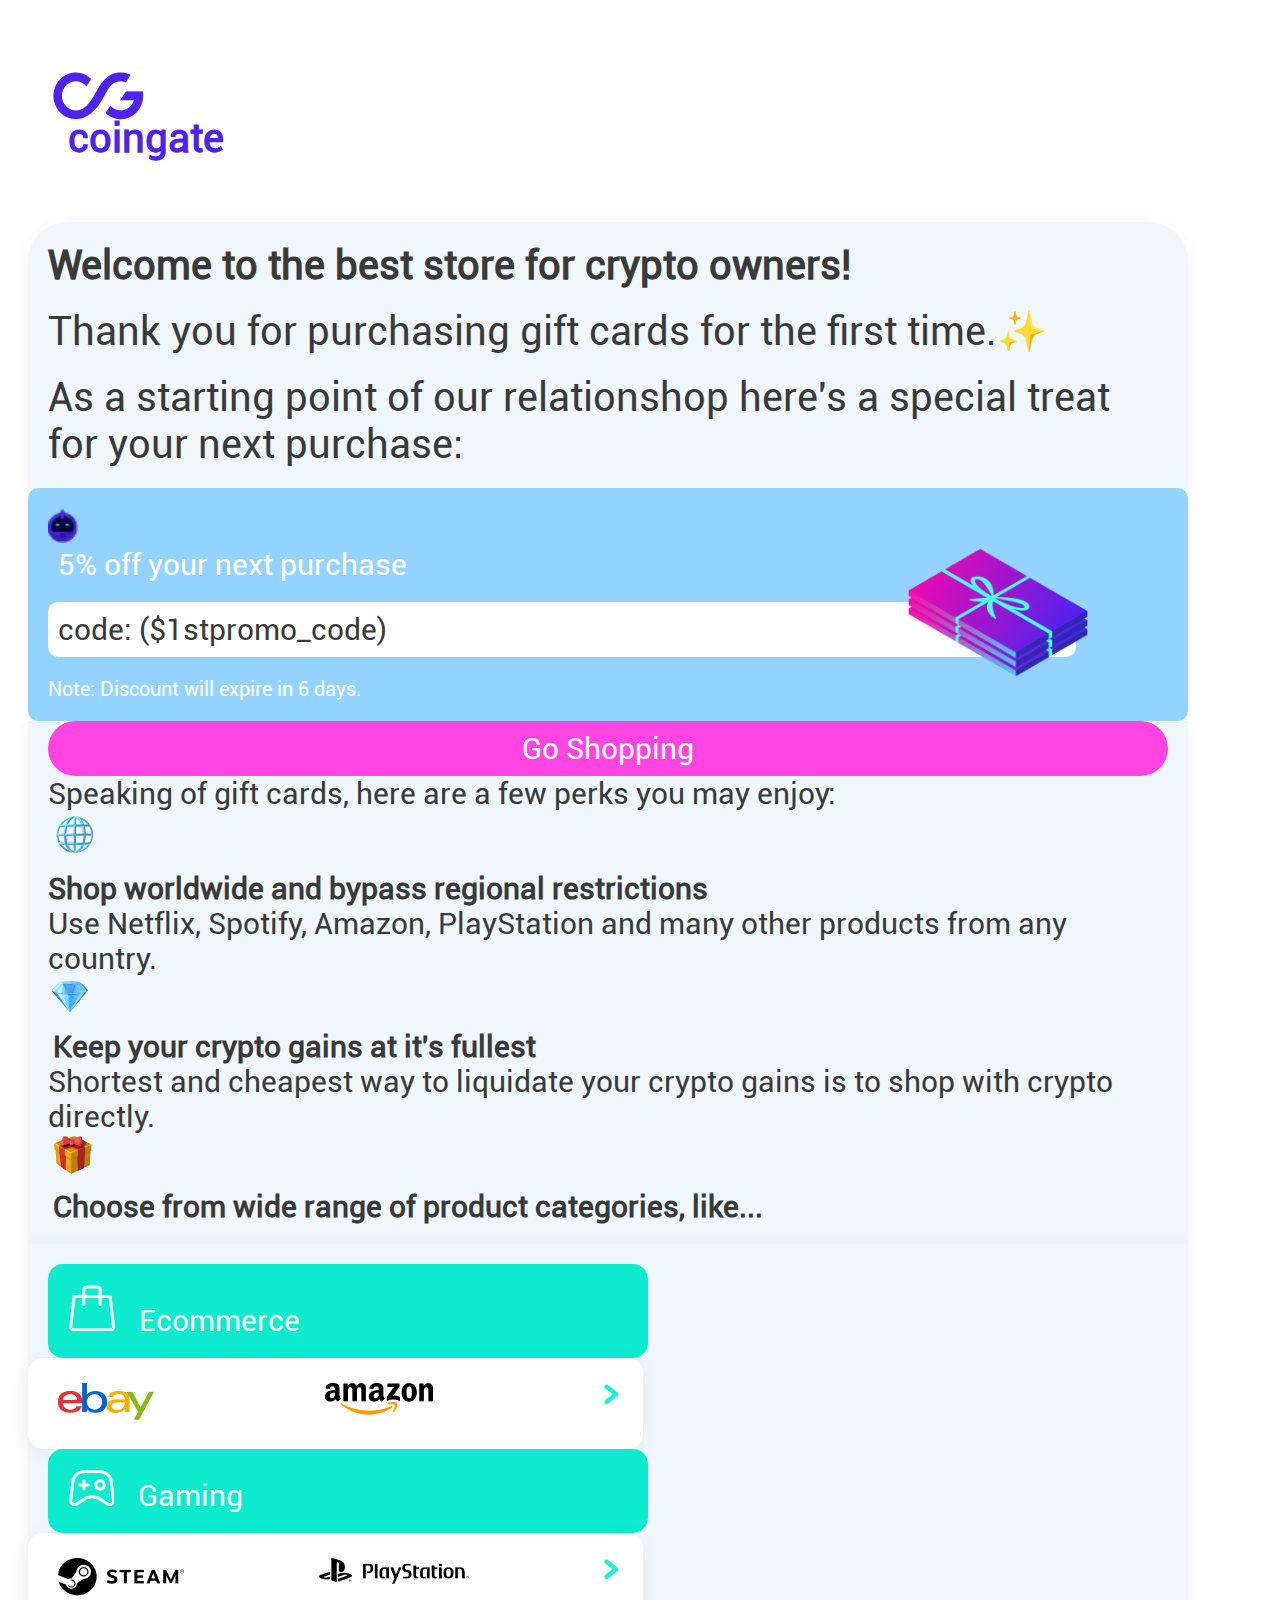
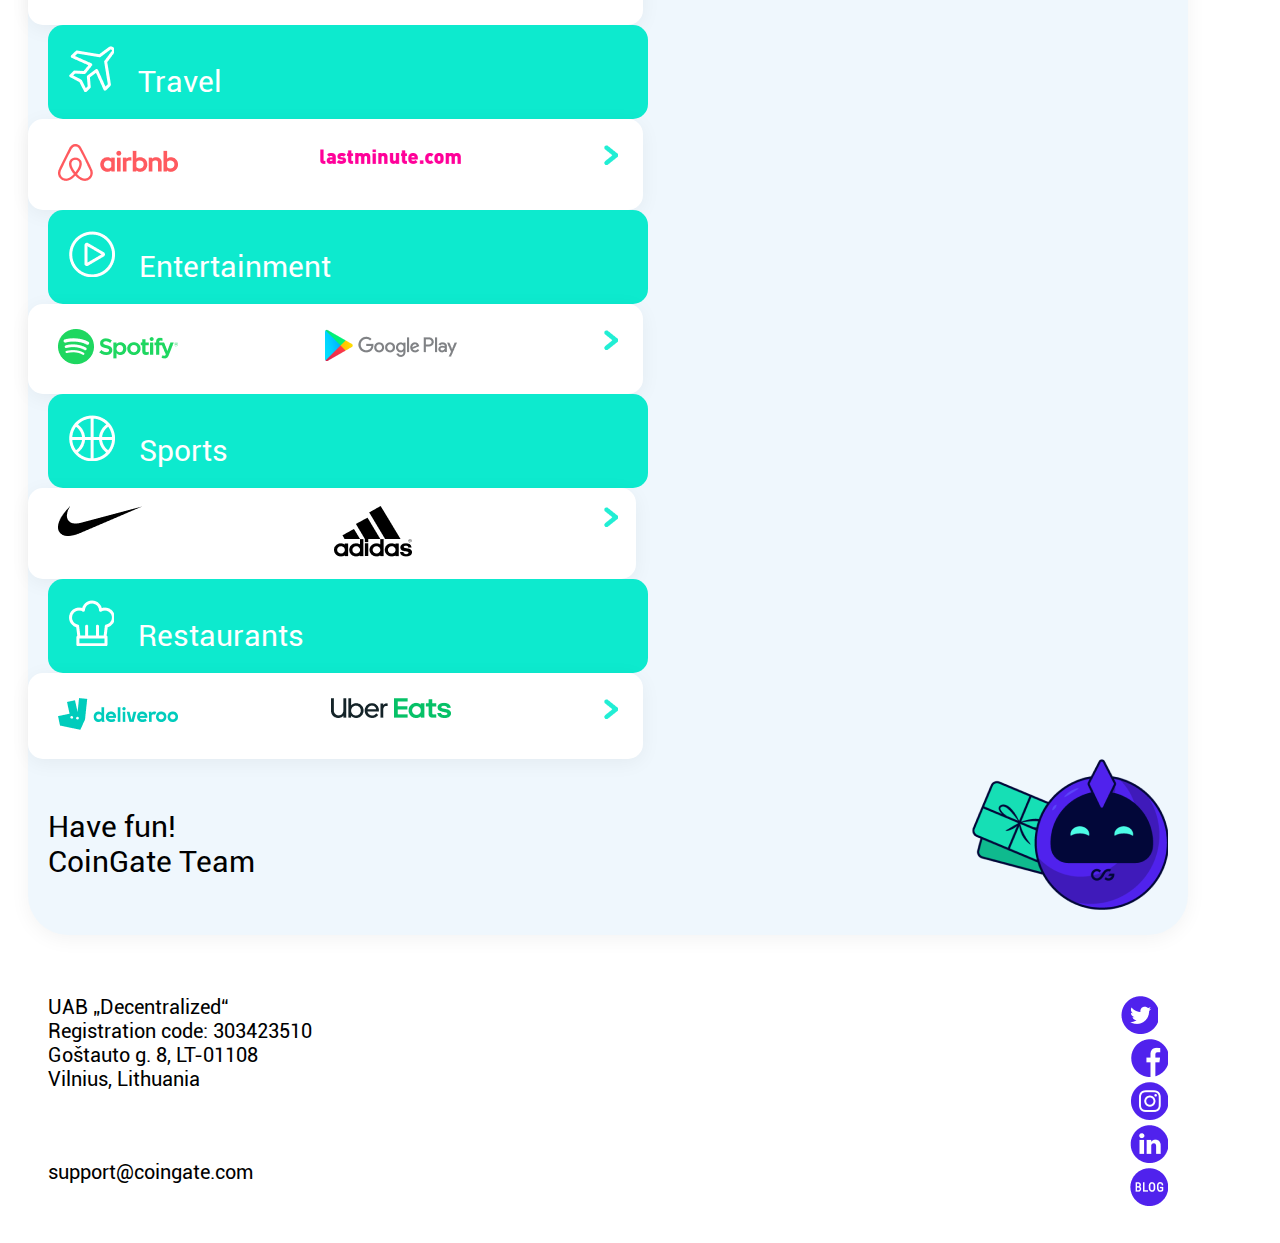
<file: page1/index.html>
<!DOCTYPE html>
<html lang="en">
    <head>
        <meta charset="UTF-8">
        <meta http-equiv="X-UA-Compatible" content="IE=edge">
        <meta name="viewport" content="width=device-width, initial-scale=1.0">
        <title>Coingate</title>

        
        <link href="https://cdn.jsdelivr.net/npm/bootstrap@5.1.3/dist/css/bootstrap.min.css" rel="stylesheet" integrity="
        sha384-1BmE4kWBq78iYhFldvKuhfTAU6auU8tT94WrHftjDbrCEXSU1oBoqyl2QvZ6jIW3" crossorigin="anonymous">
        <link rel="stylesheet" href="./assets/css/style.css">
        <link rel="stylesheet" href="./assets/css/screen.css">
        <link rel="stylesheet" href="./assets/css/common.css">
    </head>
    <body>

        <!-- Page-1-Header -->
        <div class="container header-margin">
            <div class="main-padder">
                <div class="section-padder">
                    <div class="d-flex flex-row text-align-center justify-content-center">
                        <div>
                            <img src="./assets/images/coingate-logo.png" alt="coingate-logo" class="coingate-logo img-fluid">
                        </div>
                        <div class="coingate">
                            <b>coingate</b>
                        </div>
                    </div>
                </div>
            </div>
        </div>

        <!-- Page-1-Section-1-Content -->
        <div class="container p1s1">
            <div class="main-padder">
                <div class="section-padder s1bg-color">
                    <div class="to-the-1 mt-3 ff-Roboto-Regular">
                        <b>Welcome to the best store for crypto owners!</b>
                    </div>
                    <br/>
                    <div class="to-the">
                        Thank you for purchasing gift cards for the first time.✨
                    </div>
                    <br/>
                    <div class="to-the">
                        As a starting point of our relationshop here's a special treat for your next purchase:
                    </div>
                </div>
            </div>
        </div>

        <!-- Page-1-Section-2-Content -->
        <div class="container mg-top positive">
            <div class="main-padder">
                <div class="section-padder s2bg-color">
                    <div class="d-flex flex-row align-items-center">
                        <div class="">
                            <img src="./assets/images/lambo_10.png" alt="lambo-pic" class="small-lambo">
                        </div>
                        <div class="five-percent">
                            5% off your next purchase
                        </div>
                    </div>
                    <div class="first-promo">
                        code: ($1stpromo_code)
                    </div>
                    <div class="posilute">
                        <img src="./assets/images/giftcards01@3x.png" alt="gift-card" class="gift-card">
                    </div>
                    <div class="will-expire">
                        Note: Discount will expire in 6 days.
                    </div>
                </div>
            </div>
        </div>

        <!-- Page-1-Section-3-Content -->
        <div class="container mg-top">
            <div class="main-padder">
                <div class="section-padder s3bg-color">
                    <div class="go-shop center-t mt-3">
                        Go Shopping
                    </div>
                    <div class="speak-of mt-4">
                        Speaking of gift cards, here are a few perks you may enjoy:
                    </div>
                    <div class="d-flex flex-row align-items-center mt-3">
                        <div class="">
                            <img src="./assets/images/globe.png" alt="globe-logo" class="three-logo">
                        </div>
                        <div class="shop-world">
                            <b>Shop worldwide and bypass regional restrictions</b>
                        </div>
                    </div>
                    <div class="use-net">
                        Use Netflix, Spotify, Amazon, PlayStation and many other products from any country.
                    </div>
                    <div class="d-flex flex-row align-items-center mt-3">
                        <div class="">
                            <img src="./assets/images/diamond.png" alt="diamond" class="three-logo">
                        </div>
                        <div class="shop-world-2">
                            <b>Keep your crypto gains at it's fullest</b>
                        </div>
                    </div>
                    <div class="use-net">
                        Shortest and cheapest way to liquidate your crypto gains is to shop with crypto directly.
                    </div>
                    <div class="d-flex flex-row align-items-center mt-3">
                        <div class="">
                            <img src="./assets/images/gift.png" alt="gift" class="three-logo">
                        </div>
                        <div class="shop-world-2">
                            <b>Choose from wide range of product categories, like...</b>
                        </div>
                    </div>
                </div>
            </div>
        </div>
        <div class="container six-container">
            <div class="main-padder">
                <div class="section-padder s3bg-color-v2">
                    <!-- first-rectangle -->
                    <div class="d-flex flex-row align-items-center mt-5">
                        <div class="first-box align-items-center d-flex width-50-percent">
                            <img src="./assets/images/ecommerce@3x.png" alt="bag-logo" class="first-box-logo">
                            <span class="ecom">
                                Ecommerce
                            </span>
                        </div>
                        <div class="d-flex flex-row align-items-center second-box padding-left-30">
                            <div claas="width-50-percent">
                                <img src="./assets/images/Frame-3289@3x.png" alt="ebay" class="ebay">
                            </div>
                            <div class="padding-left-30">
                                <img src="./assets/images/Amazon_logo 1@3x.png" alt="amazon" class="ebay">
                            </div>
                            <div class="padding-left-30">
                                <img src="./assets/images/Vector1@3x.png" alt="vector" class="ebay">
                            </div>
                        </div>
                    </div>
                    
                    <!-- second-rectangle -->
                    <div class="d-flex flex-row align-items-center mt-5">
                        <div class="first-box align-items-center d-flex width-50-percent">
                            <img src="./assets/images/game@3x.png" alt="game-logo" class="first-box-logo">
                            <span class="ecom">
                                Gaming
                            </span>
                        </div>
                        <div class="d-flex flex-row align-items-center second-box padding-left-30">
                            <div claas="width-50-percent">
                                <img src="./assets/images/Frame@3x.png" alt="steam" class="ebay">
                            </div>
                            <div class="padding-left-30">
                                <img src="./assets/images/g10@3x.png" alt="playstation" class="ebay">
                            </div>
                            <div class="padding-left-30">
                                <img src="./assets/images/Vector1@3x.png" alt="vector" class="ebay">
                            </div>
                        </div>
                    </div>

                    <!-- third-rectangle -->
                    <div class="d-flex flex-row align-items-center mt-5">
                        <div class="first-box align-items-center d-flex width-50-percent">
                            <img src="./assets/images/travel@3x.png" alt="plane" class="first-box-logo">
                            <span class="ecom">
                                Travel
                            </span>
                        </div>
                        <div class="d-flex flex-row align-items-center second-box padding-left-30">
                            <div claas="width-50-percent">
                                <img src="./assets/images/Vector@3x.png" alt="airbnb" class="ebay">
                            </div>
                            <div class="padding-left-30">
                                <img src="./assets/images/Lastminute_logo_375x561@3x.png" alt="lastminute" class="ebay">
                            </div>
                            <div class="padding-left-30">
                                <img src="./assets/images/Vector1@3x.png" alt="vector" class="ebay">
                            </div>
                        </div>
                    </div>

                    <!-- fourth-rectangle -->
                    <div class="d-flex flex-row align-items-center mt-5">
                        <div class="first-box align-items-center d-flex width-50-percent">
                            <img src="./assets/images/entertainment@3x.png" alt="play-button" class="first-box-logo">
                            <span class="ecom">
                                Entertainment
                            </span>
                        </div>
                        <div class="d-flex flex-row align-items-center second-box padding-left-30">
                            <div claas="width-50-percent">
                                <img src="./assets/images/spotify-3x.png" alt="spotify" class="ebay">
                            </div>
                            <div class="padding-left-30">
                                <img src="./assets/images/google-play-4 1@3x.png" alt="google-play" class="ebay">
                            </div>
                            <div class="padding-left-30">
                                <img src="./assets/images/Vector1@3x.png" alt="vector" class="ebay">
                            </div>
                        </div>
                    </div>

                    <!-- fifth-rectangle -->
                    <div class="d-flex flex-row align-items-center mt-5">
                        <div class="first-box align-items-center d-flex width-50-percent">
                            <img src="./assets/images/sports@3x.png" alt="ball" class="first-box-logo">
                            <span class="ecom">
                                Sports
                            </span>
                        </div>
                        <div class="d-flex flex-row align-items-center second-box-sports padding-left-30 ">
                            <div claas="width-50-percent">
                                <img src="./assets/images/Logo_NIKE-1@3x.png" alt="nike-logo" class="ebay">
                            </div>
                            <div class="padding-left-30">
                                <img src="./assets/images/Group@3x.png" alt="nike" class="ebay">
                            </div>
                            <div class="padding-left-30">
                                <img src="./assets/images/Vector1@3x.png" alt="vector" class="ebay">
                            </div>
                        </div>
                    </div>

                    <!-- sixth-rectangle -->
                    <div class="d-flex flex-row align-items-center mt-5">
                        <div class="first-box align-items-center d-flex width-50-percent">
                            <img src="./assets/images/restaurants@3x.png" alt="baking-hut" class="first-box-logo">
                            <span class="ecom">
                                Restaurants
                            </span>
                        </div>
                        <div class="d-flex flex-row align-items-center second-box padding-left-30">
                            <div claas="width-50-percent">
                                <img src="./assets/images/Deliveroo_logo1@3x.png" alt="deliveroo" class="ebay">
                            </div>
                            <div class="padding-left-30">
                                <img src="./assets/images/Uber_Eats_2020_logo1@3x.png" alt="uber-eats" class="ebay">
                            </div>
                            <div class="padding-left-30">
                                <img src="./assets/images/Vector1@3x.png" alt="vector" class="ebay">
                            </div>
                        </div>
                    </div>
                    <div class="d-flex flex-row mt-5 gate-team">
                        <div class="have-fun">
                            <div class="d-flex">
                                Have fun!
                            </div>
                            <div class="d-flex">
                                CoinGate Team
                            </div>
                        </div>
                        <div class="lambo-cards">
                            <img src="./assets/images/lambo_cards101@3x.png" alt="lambo" class="lambo-cards">
                        </div>
                    </div>
                </div>
            </div>
        </div>
        <div class="container sm-six-container">
            <div class="main-padder">
                <div class="section-padder s3bg-color-v2">
                    <div class="d-flex flex-row">
                        <div class="d-flex flex-row first-rectangle">
                            <div>
                                <img src="./assets/images/ecommerce.png" alt="bag" class="img-fluid">
                            </div>
                            <div class="ekomirs">
                                Ecommerce
                            </div>
                        </div>
                        <div class="d-flex flex-row bundle-3">
                            <div>
                                <img src="./assets/images/Frame-3289.png" alt="ebay" class="img-fluid">
                            </div>
                            <div>
                                <img src="./assets/images/Amazon_logo-1.png" alt="amazon" class="img-fluid">
                            </div>
                            <div>
                                <img src="./assets/images/Vector1.png" alt="vector" class="img-fluid">
                            </div>
                        </div>
                    </div>
                    <br/>
                    <!-- 2nd-rectangle -->
                    <div class="d-flex flex-row">
                        <div class="d-flex flex-row first-rectangle">
                            <div>
                                <img src="./assets/images/game.png" alt="games" class="img-fluid">
                            </div>
                            <div class="ekomirs">
                                Gaming
                            </div>
                        </div>
                        <div class="d-flex flex-row bundle-3">
                            <div>
                                <img src="./assets/images/Frame.png" alt="steam" class="img-fluid">
                            </div>
                            <div>
                                <img src="./assets/images/g10.png" alt="playstation" class="img-fluid">
                            </div>
                            <div>
                                <img src="./assets/images/Vector1.png" alt="vector" class="img-fluid">
                            </div>
                        </div>
                    </div>
                    <br/>
                    <!-- 3nd-rectangle -->
                    <div class="d-flex flex-row">
                        <div class="d-flex flex-row first-rectangle">
                            <div>
                                <img src="./assets/images/travel.png" alt="plane" class="img-fluid">
                            </div>
                            <div class="ekomirs">
                                Travel
                            </div>
                        </div>
                        <div class="d-flex flex-row bundle-3">
                            <div>
                                <img src="./assets/images/Vector.png" alt="airbnb" class="img-fluid">
                            </div>
                            <div>
                                <img src="./assets/images/Lastminute_logo_375x56-1.png" alt="last-minute" class="img-fluid">
                            </div>
                            <div>
                                <img src="./assets/images/Vector1.png" alt="vector" class="img-fluid">
                            </div>
                        </div>
                    </div>
                    <br/>
                    <!-- 4nd-rectangle -->
                    <div class="d-flex flex-row">
                        <div class="d-flex flex-row first-rectangle">
                            <div>
                                <img src="./assets/images/entertainment.png" alt="play-button" class="img-fluid">
                            </div>
                            <div class="ekomirs">
                                Entertainment
                            </div>
                        </div>
                        <div class="d-flex flex-row bundle-3">
                            <div>
                                <img src="./assets/images/spotify.png" alt="spotify" class="img-fluid">
                            </div>
                            <div>
                                <img src="./assets/images/google-play-4-1.png" alt="google-play" class="img-fluid">
                            </div>
                            <div>
                                <img src="./assets/images/Vector1.png" alt="vector" class="img-fluid">
                            </div>
                        </div>
                    </div>
                    <br/>
                    <!-- 5nd-rectangle -->
                    <div class="d-flex flex-row">
                        <div class="d-flex flex-row first-rectangle">
                            <div>
                                <img src="./assets/images/sports.png" alt="ball" class="img-fluid">
                            </div>
                            <div class="ekomirs">
                                Sports
                            </div>
                        </div>
                        <div class="d-flex flex-row bundle-3">
                            <div>
                                <img src="./assets/images/Logo_NIKE-1.png" alt="logo-nike" class="img-fluid">
                            </div>
                            <div>
                                <img src="./assets/images/Group.png" alt="adidas-logo" class="img-fluid">
                            </div>
                            <div>
                                <img src="./assets/images/Vector1.png" alt="vector" class="img-fluid">
                            </div>
                        </div>
                    </div>
                    <br/>
                    <!-- 6nd-rectangle -->
                    <div class="d-flex flex-row">
                        <div class="d-flex flex-row first-rectangle">
                            <div>
                                <img src="./assets/images/restaurants.png" alt="restaurant-hut" class="img-fluid">
                            </div>
                            <div class="ekomirs">
                                Restaurants
                            </div>
                        </div>
                        <div class="d-flex flex-row bundle-3">
                            <div>
                                <img src="./assets/images/Deliveroo_logo-1.png" alt="deliveroo" class="img-fluid">
                            </div>
                            <div>
                                <img src="./assets/images/Uber_Eats_2020_logo-1.png" alt="uber-eats" class="img-fluid">
                            </div>
                            <div>
                                <img src="./assets/images/Vector1.png" alt="vector" class="img-fluid">
                            </div>
                        </div>
                    </div>
                    <div class="d-flex flex-row mt-5 gate-team">
                        <div class="have-fun">
                            <div class="d-flex">
                                Have fun!
                            </div>
                            <div class="d-flex">
                                CoinGate Team
                            </div>
                        </div>
                        <div class="lambo-cards">
                            <img src="./assets/images/lambo_cards101@3x.png" alt="lambo-cards" class="lambo-cards">
                        </div>
                    </div>
                </div>
            </div>
        </div>

        <!-- Page-1-Section-4-Content -->
        <div class="container">
            <div class="main-padder">
                <div class="section-padder p1s4-footer">
                    <div class="p1s4-content">
                        <div class="uab">
                            UAB „Decentralized“
                            <br/>
                            Registration code: 	303423510
                            <br/>
                            Goštauto g. 8, LT-01108
                            <br/>
                            Vilnius, Lithuania
                        </div>
                        <div class="d-flex flex-row five-logo">
                            <div>
                                <img src="./assets/images/twitter@3x.png" alt="twitter" class="apps-logo">
                            </div>
                            <div class="app-logo">
                                <img src="./assets/images/facebook@3x.png" alt="facebook" class="apps-logo">
                            </div>
                            <div class="app-logo">
                                <img src="./assets/images/instagram@3x.png" alt="instagram" class="apps-logo">
                            </div>
                            <div class="app-logo">
                                <img src="./assets/images/linkedin@3x.png" alt="linked-in" class="apps-logo">
                            </div>
                            <div class="app-logo">
                                <img src="./assets/images/blog@3x.png" alt="blog" class="apps-logo">
                            </div>
                            
                        </div>
                    </div>
                    <div class="d-flex justify-content-end supp-coin">
                        support@coingate.com
                    </div>
                </div>
            </div>
        </div>


        
        <script src="https://cdn.jsdelivr.net/npm/bootstrap@5.1.3/dist/js/bootstrap.bundle.min.js" integrity="
        sha384-ka7Sk0Gln4gmtz2MlQnikT1wXgYsOg+OMhuP+IlRH9sENBO0LRn5q+8nbTov4+1p" crossorigin="anonymous"></script>
    </body>
</html>
</file>
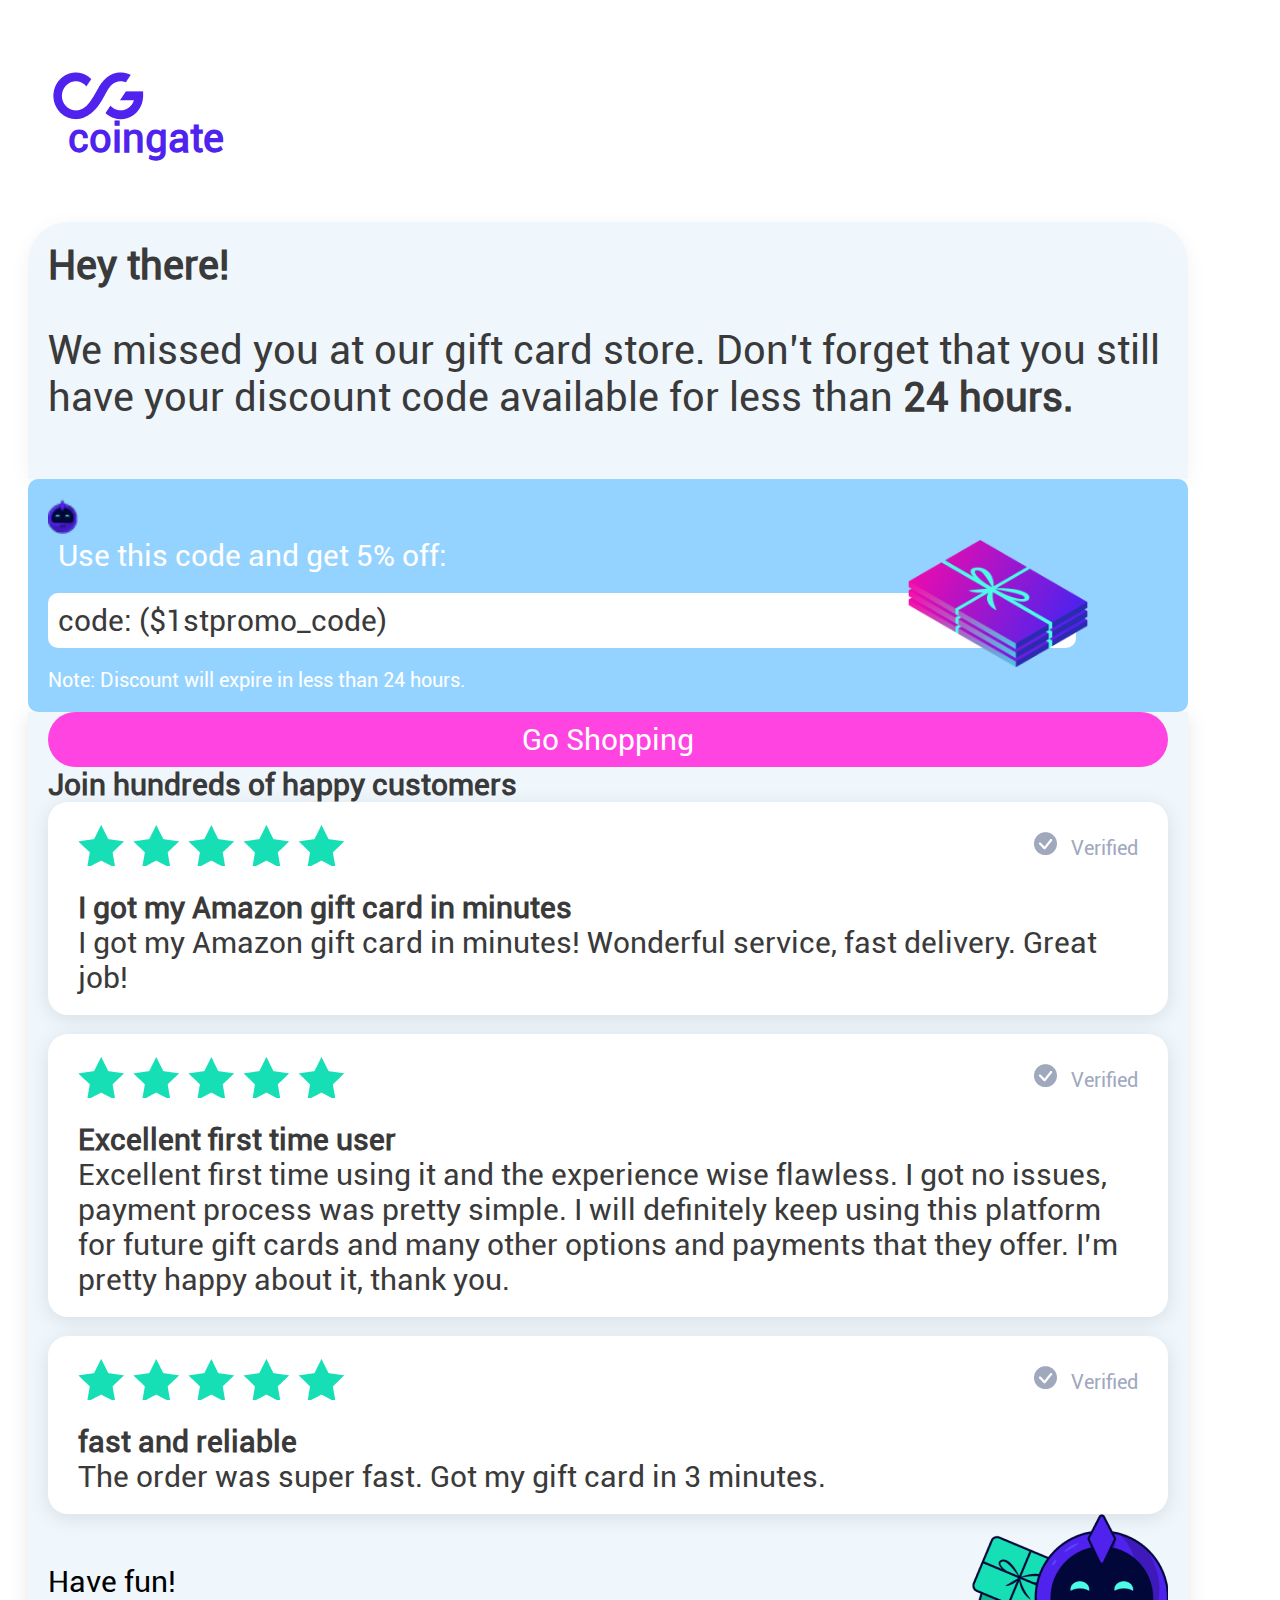
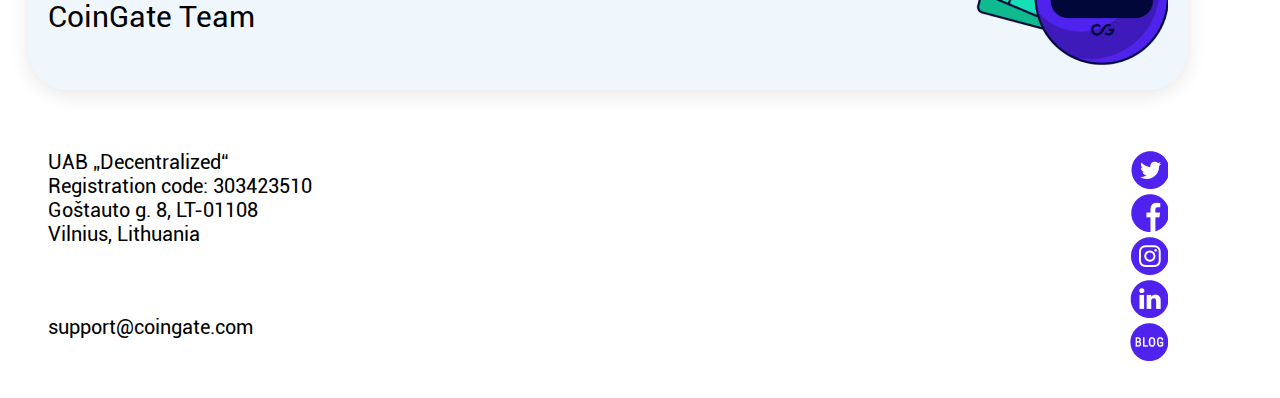
<file: page2/index.html>
<!DOCTYPE html>
<html lang="en">
    <head>
        <meta charset="UTF-8">
        <meta http-equiv="X-UA-Compatible" content="IE=edge">
        <meta name="viewport" content="width=device-width, initial-scale=1.0">
        <title>Coingate</title>

        
        <link href="https://cdn.jsdelivr.net/npm/bootstrap@5.1.3/dist/css/bootstrap.min.css" rel="stylesheet" integrity="
        sha384-1BmE4kWBq78iYhFldvKuhfTAU6auU8tT94WrHftjDbrCEXSU1oBoqyl2QvZ6jIW3" crossorigin="anonymous">
        <link rel="stylesheet" href="./assets/css/style.css">
        <link rel="stylesheet" href="./assets/css/screen.css">
        <link rel="stylesheet" href="./assets/css/common.css">
    </head>
    <body>

        <!-- Page-2-Header -->
        <div class="container header-margin">
            <div class="main-padder">
                <div class="section-padder">
                    <div class="d-flex flex-row text-align-center justify-content-center">
                        <div>
                            <img src="./assets/images/coingate-logo.png" alt="coingate-logo" class="coingate-logo img-fluid">
                        </div>
                        <div class="coingate">
                            <b>coingate</b>
                        </div>
                    </div>
                </div>
            </div>
        </div>

        <!-- Page-2-Section-1-Content -->
        <div class="container p1s1">
            <div class="main-padder">
                <div class="section-padder s1bg-color">
                    <div class="to-the mt-3">
                        <b>Hey there!</b>
                    </div>
                    <br/><br/>
                    <div class="to-the">
                        We missed you at our gift card store. Don’t forget that you still have your discount code available for less than <b>24 hours.</b>
                    </div>
                    <br/><br/>
                </div>
            </div>
        </div>

        <!-- Page-2-Section-2-Content -->
        <div class="container mg-top positive">
            <div class="main-padder">
                <div class="section-padder s2bg-color">
                    <div class="d-flex flex-row align-items-center">
                        <div class="">
                            <img src="./assets/images/lambo_10.png" alt="lambo" class="small-lambo">
                        </div>
                        <div class="five-percent">
                            Use this code and get 5% off:
                        </div>
                    </div>
                    <div class="first-promo">
                        code: ($1stpromo_code)
                    </div>
                    <div class="posilute">
                        <img src="./assets/images/giftcards01@3x.png" alt="gift-card" class="gift-card">
                    </div>
                    <div class="will-expire">
                        Note: Discount will expire in less than 24 hours.
                    </div>
                </div>
            </div>
        </div>

        <!-- Page-2-Section-3-Content -->
        <div class="container mg-top">
            <div class="main-padder">
                <div class="section-padder s3bg-color">
                    <div class="go-shop center-t mt-3">
                        Go Shopping
                    </div>
                    <div class="of-happy mt-5">
                        <b>Join hundreds of happy customers</b>
                    </div>
                    <div class="star-container">
                        <div class="five-star mt-5">
                            <div class="five-stars">
                                <img src="./assets/images/Group-4768@3x.png" alt="five-star" class="img-fluid">
                            </div>
                            <div class="align-items-center d-flex">
                                <img src="./assets/images/Group-4787@3x.png" alt="checked" class="checked img-fluid">
                                <span class="verified">Verified</span>
                            </div>
                        </div>
                        <div class="got-my">
                            <b>I got my Amazon gift card in minutes</b>
                            <br/>
                            I got my Amazon gift card in minutes! Wonderful service, fast delivery. Great job!
                        </div>
                    </div>
                    <br/>
                    <div class="star-container-2">
                        <div class="five-star mt-5">
                            <div class="five-stars">
                                <img src="./assets/images/Group-4768@3x.png" alt="five-star" class="img-fluid">
                            </div>
                            <div class="align-items-center d-flex">
                                <img src="./assets/images/Group-4787@3x.png" alt="checked" class="checked img-fluid">
                                <span class="verified">Verified</span>
                            </div>
                        </div>
                        <div class="got-my">
                            <b>Excellent first time user</b>
                            <br/>
                            Excellent first time using it and the experience wise flawless. I got no issues, payment process was pretty simple. I will definitely keep using this platform for future gift cards and many other options and payments that they offer. I’m pretty happy about it, thank you.
                        </div>
                    </div>
                    <br/>
                    <div class="star-container-2">
                        <div class="five-star mt-5">
                            <div class="five-stars">
                                <img src="./assets/images/Group-4768@3x.png" alt="five-star" class="img-fluid">
                            </div>
                            <div class="align-items-center d-flex">
                                <img src="./assets/images/Group-4787@3x.png" alt="checked" class="checked img-fluid">
                                <span class="verified">Verified</span>
                            </div>
                        </div>
                        <div class="got-my">
                            <b>fast and reliable</b>
                            <br/>
                            The order was super fast. Got my gift card in 3 minutes.
                        </div>
                    </div>
                    <div class="d-flex flex-row mt-5 gate-team">
                        <div class="have-fun">
                            <div class="d-flex">
                                Have fun!
                            </div>
                            <div class="d-flex">
                                CoinGate Team
                            </div>
                        </div>
                        <div class="lambo-cards">
                            <img src="./assets/images/lambo_cards101@3x.png" alt="lambo" class="lambo-cards">
                        </div>
                    </div>
                </div>
            </div>
        </div>


        <div class="container">
            <div class="main-padder">
                <div class="section-padder p1s4-footer">
                    <div class="p1s4-content">
                        <div class="uab">
                            UAB „Decentralized“
                            <br/>
                            Registration code: 	303423510
                            <br/>
                            Goštauto g. 8, LT-01108
                            <br/>
                            Vilnius, Lithuania
                        </div>
                        <div class="d-flex flex-row five-logo">
                            <div>
                                <img src="./assets/images/twitter@3x.png" alt="twitter" class="apps-logo">
                            </div>
                            <div class="app-logo">
                                <img src="./assets/images/facebook@3x.png" alt="facebook" class="apps-logo">
                            </div>
                            <div class="app-logo">
                                <img src="./assets/images/instagram@3x.png" alt="instagram" class="apps-logo">
                            </div>
                            <div class="app-logo">
                                <img src="./assets/images/linkedin@3x.png" alt="linked-in" class="apps-logo">
                            </div>
                            <div class="app-logo">
                                <img src="./assets/images/blog@3x.png" alt="blog" class="apps-logo">
                            </div>
                        </div>
                    </div>
                    <div class="d-flex justify-content-end supp-coin">
                        support@coingate.com
                    </div>
                </div>
            </div>
        </div>




        <script src="https://cdn.jsdelivr.net/npm/bootstrap@5.1.3/dist/js/bootstrap.bundle.min.js" integrity="
        sha384-ka7Sk0Gln4gmtz2MlQnikT1wXgYsOg+OMhuP+IlRH9sENBO0LRn5q+8nbTov4+1p" crossorigin="anonymous"></script>
    </body>
</html>
</file>
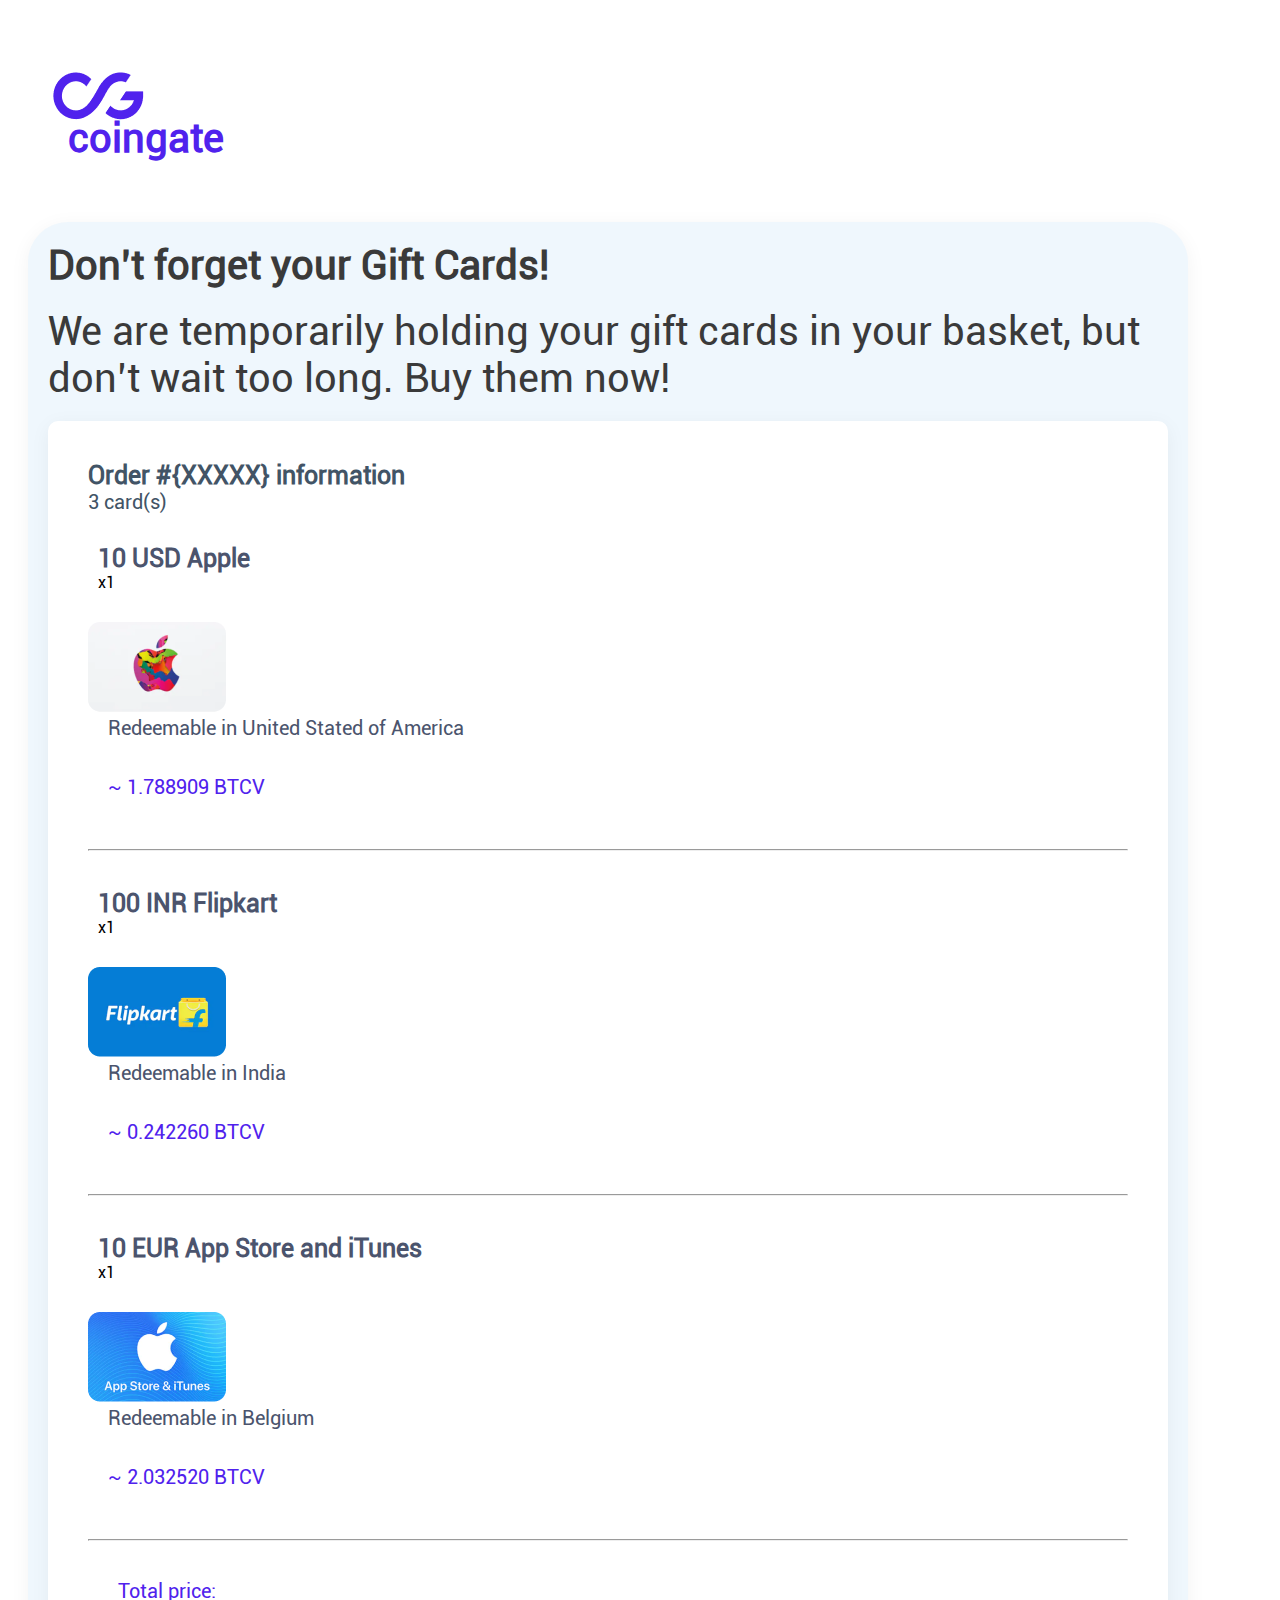
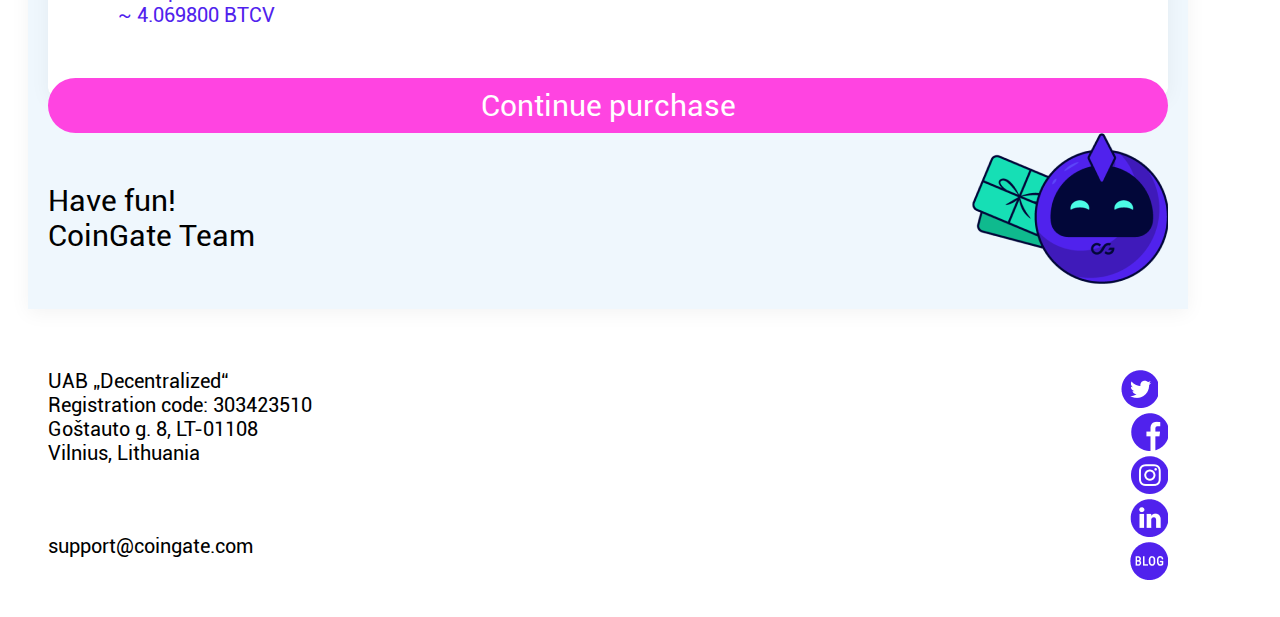
<file: page3/index.html>
<!DOCTYPE html>
<html lang="en">
    <head>
        <meta charset="UTF-8">
        <meta http-equiv="X-UA-Compatible" content="IE=edge">
        <meta name="viewport" content="width=device-width, initial-scale=1.0">
        <title>Coingate</title>

        
        <link href="https://cdn.jsdelivr.net/npm/bootstrap@5.1.3/dist/css/bootstrap.min.css" rel="stylesheet" integrity="
        sha384-1BmE4kWBq78iYhFldvKuhfTAU6auU8tT94WrHftjDbrCEXSU1oBoqyl2QvZ6jIW3" crossorigin="anonymous">
        <link rel="stylesheet" href="./assets/css/style.css">
        <link rel="stylesheet" href="./assets/css/screen.css">
        <link rel="stylesheet" href="./assets/css/common.css">
    </head>
    <body>

        <!-- Page-1-Header -->
        <div class="container header-margin">
            <div class="main-padder">
                <div class="section-padder">
                    <div class="d-flex flex-row text-align-center justify-content-center">
                        <div>
                            <img src="./assets/images/coingate-logo.png" alt="coingate-logo" class="coingate-logo img-fluid">
                        </div>
                        <div class="coingate">
                            <b>coingate</b>
                        </div>
                    </div>
                </div>
            </div>
        </div>

        <!-- Page-1-Section-1-Content -->
        <div class="container p1s1">
            <div class="main-padder">
                <div class="section-padder s1bg-color">
                    <div class="to-the mt-3">
                        <b>Don’t forget your Gift Cards!</b>
                    </div>
                    <br/>
                    <div class="to-the">
                        We are temporarily holding your gift cards in your basket, but don’t wait too long. Buy them now!
                    </div>
                    <br/>
                    <div class="order-container">
                        <div class="order-number">
                            <b>Order #{XXXXX} information</b>
                        </div>
                        <div class="three-cards">
                            3 card(s)
                        </div>
                        <div class="sm-container-order">
                            <div class="order-boxes d-flex flex-row">
                                <div class="usd-apple">
                                    <b>10 USD Apple</b>
                                </div>
                                <div class="times-one">
                                    x1
                                </div>
                            </div>
                            <div class="d-flex flex-row">
                                <div class="rainbow-apple">
                                    <img src="./assets/images/image-3@3x.png" alt="rainbow-apple" class="img-fluid">
                                </div>
                                <div class="sm-rainbow-apple">
                                    <img src="./assets/images/image-3.png" alt="rainbow-apple">
                                </div>
                                <div class="redeem">
                                    <div class="in-united">Redeemable in United Stated of America</div>
                                    <div class="btcv">~ 1.788909 BTCV</div>
                                </div>
                            </div>
                        </div>
                        <hr/>
                        <div class="sm-container-order">
                            <div class="order-boxes d-flex flex-row">
                                <div class="usd-apple">
                                    <b>100 INR Flipkart</b>
                                </div>
                                <div class="times-one">
                                    x1
                                </div>
                            </div>
                            <div class="d-flex flex-row">
                                <div class="rainbow-apple">
                                    <img src="./assets/images/image-4@3x.png" alt="flipkart" class="img-fluid">
                                </div>
                                <div class="sm-rainbow-apple">
                                    <img src="./assets/images/image-4.png" alt="flipkart">
                                </div>
                                <div class="redeem">
                                    <div class="in-united">Redeemable in India</div>
                                    <div class="btcv">~ 0.242260 BTCV</div>
                                </div>
                            </div>
                        </div>
                        <hr/>
                        <div class="sm-container-order">
                            <div class="order-boxes d-flex flex-row">
                                <div class="usd-apple">
                                    <b>10 EUR App Store and iTunes</b>
                                </div>
                                <div class="times-one">
                                    x1
                                </div>
                            </div>
                            <div class="d-flex flex-row">
                                <div class="rainbow-apple">
                                    <img src="./assets/images/image-6@3x.png" alt="rainbow-apple" class="img-fluid">
                                </div>
                                <div class="sm-rainbow-apple">
                                    <img src="./assets/images/image-6.png" alt="rainbow-apple">
                                </div>
                                <div class="redeem">
                                    <div class="in-united">Redeemable in Belgium</div>
                                    <div class="btcv">~ 2.032520 BTCV</div>
                                </div>
                            </div>
                        </div>
                        <hr/>
                        <div class="total-order d-flex flex-row">
                            <div>
                                Total price:
                            </div>
                            <div>
                                ~ 4.069800 BTCV
                            </div>
                        </div>
                    </div>
                    <div class="go-shop-2">
                        <div class="go-shop center-t mt-3">
                            Continue purchase
                        </div>
                    </div>
                    <div class="d-flex flex-row mt-5 gate-team">
                        <div class="have-fun">
                            <div class="d-flex">
                                Have fun!
                            </div>
                            <div class="d-flex">
                                CoinGate Team
                            </div>
                        </div>
                        <div class="lambo-cards">
                            <img src="./assets/images/lambo_cards101@3x.png" alt="lambo" class="lambo-cards">
                        </div>
                    </div>
                </div>
            </div>
        </div>


        <div class="container">
            <div class="main-padder">
                <div class="section-padder p1s4-footer">
                    <div class="p1s4-content">
                        <div class="uab">
                            UAB „Decentralized“
                            <br/>
                            Registration code: 	303423510
                            <br/>
                            Goštauto g. 8, LT-01108
                            <br/>
                            Vilnius, Lithuania
                        </div>
                        <div class="d-flex flex-row five-logo">
                            <div>
                                <img src="./assets/images/twitter@3x.png" alt="twitter" class="apps-logo">
                            </div>
                            <div class="app-logo">
                                <img src="./assets/images/facebook@3x.png" alt="facebook" class="apps-logo">
                            </div>
                            <div class="app-logo">
                                <img src="./assets/images/instagram@3x.png" alt="instagram" class="apps-logo">
                            </div>
                            <div class="app-logo">
                                <img src="./assets/images/linkedin@3x.png" alt="linked-in" class="apps-logo">
                            </div>
                            <div class="app-logo">
                                <img src="./assets/images/blog@3x.png" alt="blog" class="apps-logo">
                            </div>
                        </div>
                    </div>
                    <div class="d-flex justify-content-end supp-coin">
                        support@coingate.com
                    </div>
                </div>
            </div>
        </div>


        <script src="https://cdn.jsdelivr.net/npm/bootstrap@5.1.3/dist/js/bootstrap.bundle.min.js" integrity="
        sha384-ka7Sk0Gln4gmtz2MlQnikT1wXgYsOg+OMhuP+IlRH9sENBO0LRn5q+8nbTov4+1p" crossorigin="anonymous"></script>
    </body>
</html>
</file>
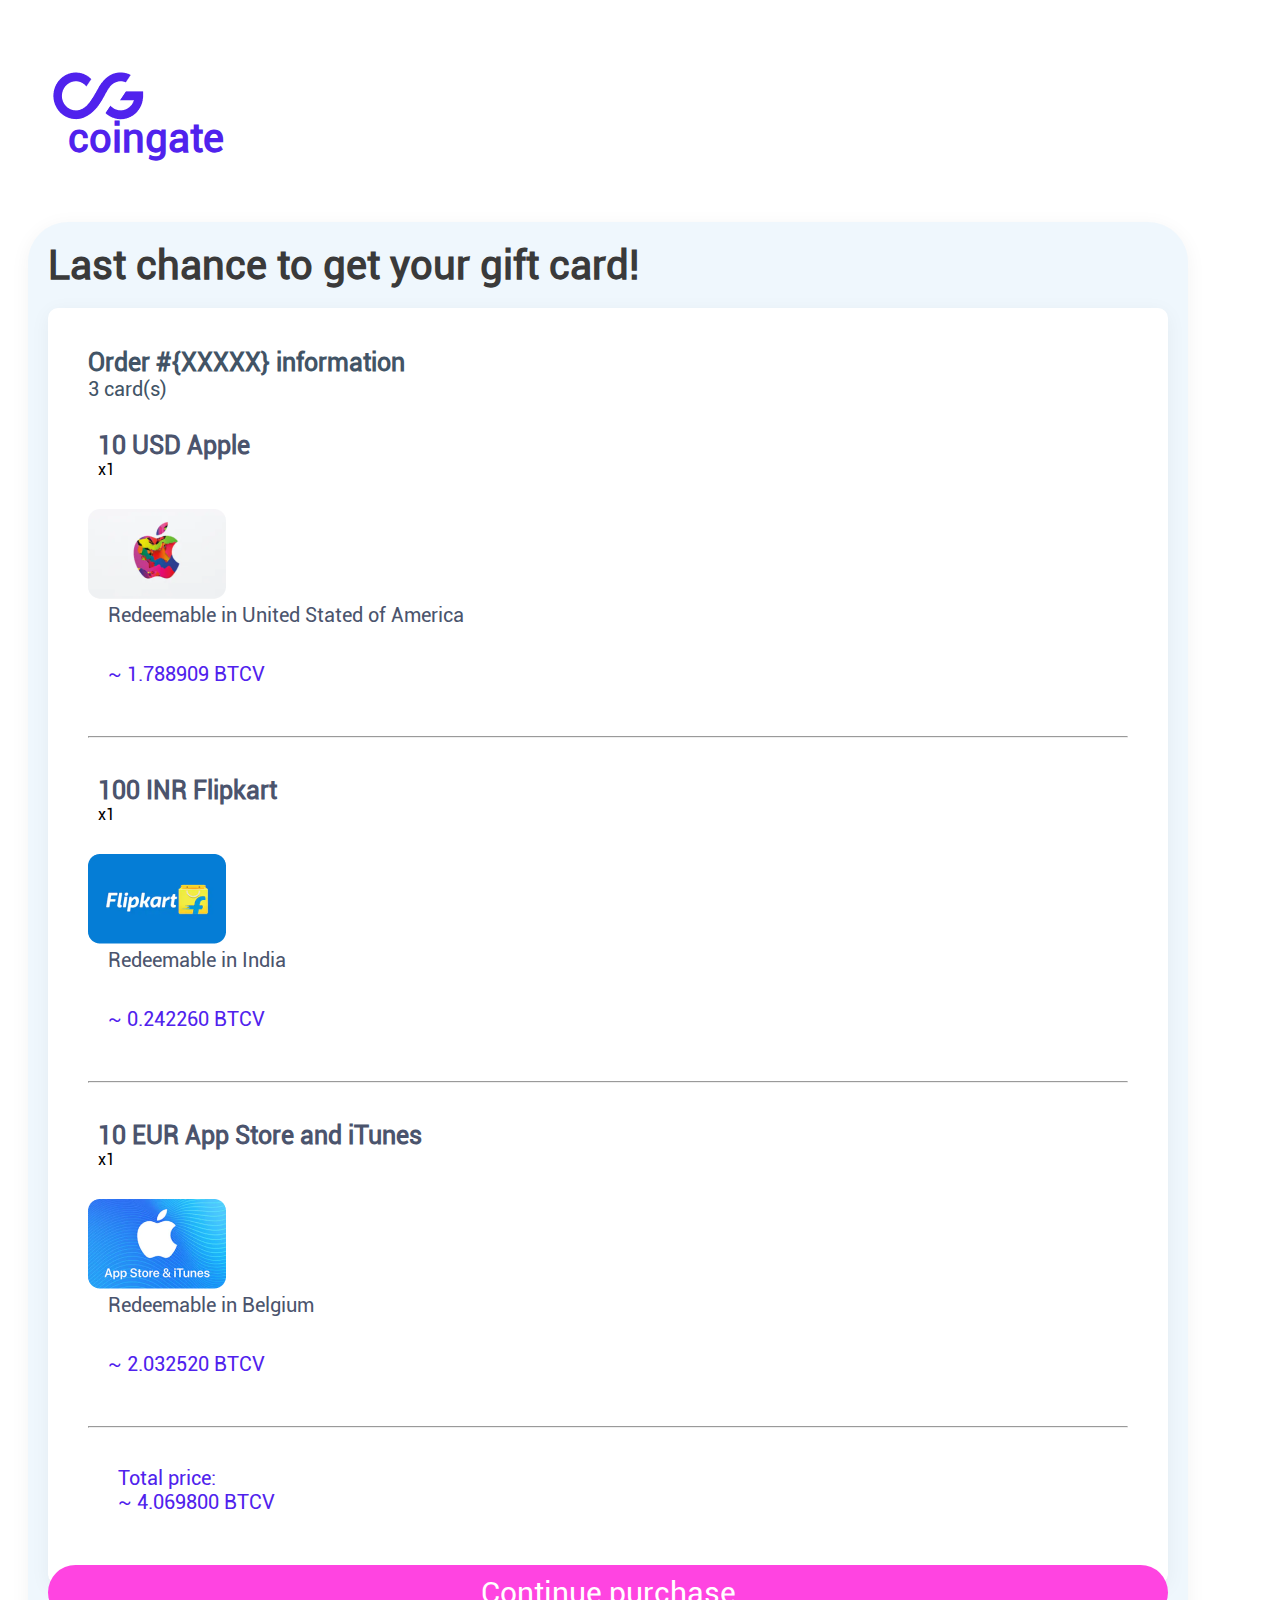
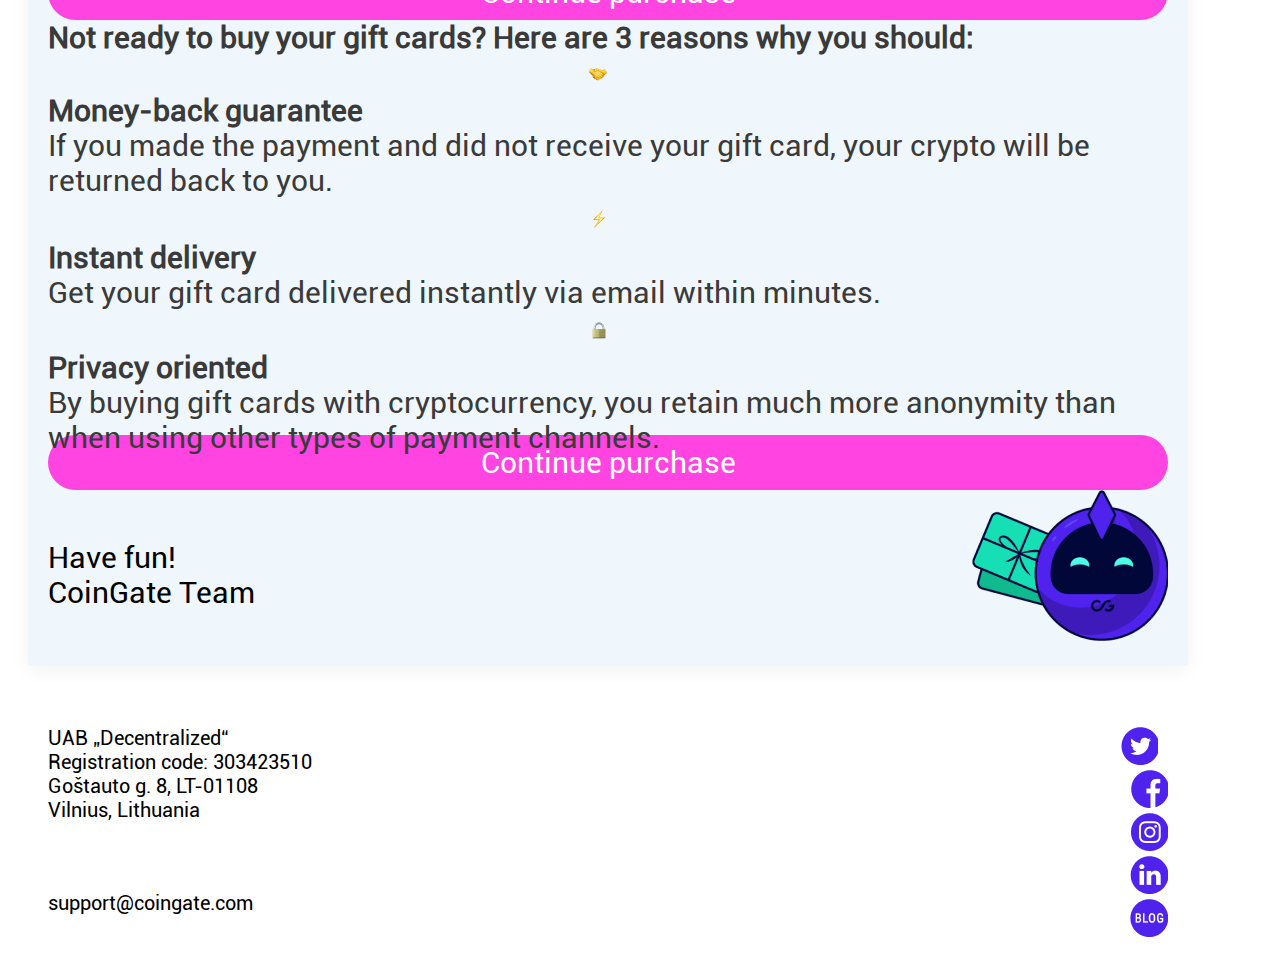
<file: page4/index.html>
<!DOCTYPE html>
<html lang="en">
    <head>
        <meta charset="UTF-8">
        <meta http-equiv="X-UA-Compatible" content="IE=edge">
        <meta name="viewport" content="width=device-width, initial-scale=1.0">
        <title>Coingate</title>

        
        <link href="https://cdn.jsdelivr.net/npm/bootstrap@5.1.3/dist/css/bootstrap.min.css" rel="stylesheet" integrity="
        sha384-1BmE4kWBq78iYhFldvKuhfTAU6auU8tT94WrHftjDbrCEXSU1oBoqyl2QvZ6jIW3" crossorigin="anonymous">
        <link rel="stylesheet" href="./assets/css/style.css">
        <link rel="stylesheet" href="./assets/css/screen.css">
        <link rel="stylesheet" href="./assets/css/common.css">
    </head>
    <body>

        <!-- Page-1-Header -->
        <div class="container header-margin">
            <div class="main-padder">
                <div class="section-padder">
                    <div class="d-flex flex-row text-align-center justify-content-center">
                        <div>
                            <img src="./assets/images/coingate-logo.png" alt="coingate-logo" class="coingate-logo img-fluid">
                        </div>
                        <div class="coingate">
                            <b>coingate</b>
                        </div>
                    </div>
                </div>
            </div>
        </div>

        <!-- Page-1-Section-1-Content -->
        <div class="container p1s1">
            <div class="main-padder">
                <div class="section-padder s1bg-color">
                    <div class="to-the mt-3">
                        <b>
                            Last chance to get your gift card!
                        </b>
                    </div>
                    
                    <!-- <div class="to-the">
                        We are temporarily holding your gift cards in your basket, but don’t wait too long. Buy them now!
                    </div> -->
                    <br/>
                    <div class="order-container">
                        <div class="order-number">
                            <b>Order #{XXXXX} information</b>
                        </div>
                        <div class="three-cards">
                            3 card(s)
                        </div>
                        <div class="sm-container-order">
                            <div class="order-boxes d-flex flex-row">
                                <div class="usd-apple">
                                    <b>10 USD Apple</b>
                                </div>
                                <div class="times-one">
                                    x1
                                </div>
                            </div>
                            <div class="d-flex flex-row">
                                <div class="rainbow-apple">
                                    <img src="./assets/images/image-3@3x.png" alt="rainbow-apple" class="img-fluid">
                                </div>
                                <div class="sm-rainbow-apple">
                                    <img src="./assets/images/image-3.png" alt="rainbow-apple">
                                </div>
                                <div class="redeem">
                                    <div class="in-united">Redeemable in United Stated of America</div>
                                    <div class="btcv">~ 1.788909 BTCV</div>
                                </div>
                            </div>
                        </div>
                        <hr/>
                        <div class="sm-container-order">
                            <div class="order-boxes d-flex flex-row">
                                <div class="usd-apple">
                                    <b>100 INR Flipkart</b>
                                </div>
                                <div class="times-one">
                                    x1
                                </div>
                            </div>
                            <div class="d-flex flex-row">
                                <div class="rainbow-apple">
                                    <img src="./assets/images/image-4@3x.png" alt="flipkart" class="img-fluid">
                                </div>
                                <div class="sm-rainbow-apple">
                                    <img src="./assets/images/image-4.png" alt="flipkart">
                                </div>
                                <div class="redeem">
                                    <div class="in-united">Redeemable in India</div>
                                    <div class="btcv">~ 0.242260 BTCV</div>
                                </div>
                            </div>
                        </div>
                        <hr/>
                        <div class="sm-container-order">
                            <div class="order-boxes d-flex flex-row">
                                <div class="usd-apple">
                                    <b>10 EUR App Store and iTunes</b>
                                </div>
                                <div class="times-one">
                                    x1
                                </div>
                            </div>
                            <div class="d-flex flex-row">
                                <div class="rainbow-apple">
                                    <img src="./assets/images/image-6@3x.png" alt="apple" class="img-fluid">
                                </div>
                                <div class="sm-rainbow-apple">
                                    <img src="./assets/images/image-6.png" alt="apple">
                                </div>
                                <div class="redeem">
                                    <div class="in-united">Redeemable in Belgium</div>
                                    <div class="btcv">~ 2.032520 BTCV</div>
                                </div>
                            </div>
                        </div>
                        <hr/>
                        <div class="total-order d-flex flex-row">
                            <div>
                                Total price:
                            </div>
                            <div>
                                ~ 4.069800 BTCV
                            </div>
                        </div>
                    </div>
                    <div class="go-shop center-t mt-3">
                        Continue purchase
                    </div>
                    <div class="speak-of mt-4">
                        <b>Not ready to buy your gift cards? Here are 3 reasons why you should:</b>
                    </div>
                    <div class="d-flex flex-row align-items-center mt-3">
                        <div class="three-logo">
                            <img src="./assets/images/hand-shake.png" alt="hand-shake" class="three-logo">
                        </div>
                        <div class="shop-world">
                            <b>Money-back guarantee</b>
                        </div>
                    </div>
                    <div class="use-net">
                        If you made the payment and did not receive your gift card, your crypto will be returned back to you.
                    </div>
                    <div class="d-flex flex-row align-items-center mt-3">
                        <div class="three-logo">
                            <img src="./assets/images/thunder.png" alt="thunder" class="three-logo">
                        </div>
                        <div class="shop-world-2">
                            <b>Instant delivery</b>
                        </div>
                    </div>
                    <div class="use-net">
                        Get your gift card delivered instantly via email within minutes.
                    </div>
                    <div class="d-flex flex-row align-items-center mt-3">
                        <div class="three-logo">
                            <img src="./assets/images/padlock.png" alt="padlock" class="three-logo">
                        </div>
                        <div class="shop-world-2">
                            <b>Privacy oriented</b>
                        </div>
                    </div>
                    <div class="use-net">
                        By buying gift cards with cryptocurrency, you retain much more anonymity than when using other types of payment channels.
                    </div>
                    <div class="go-shop-2 mt-5">
                        <div class="go-shop center-t mt-3">
                            Continue purchase
                        </div>
                    </div>
                    <div class="d-flex flex-row mt-5 gate-team">
                        <div class="have-fun">
                            <div class="d-flex">
                                Have fun!
                            </div>
                            <div class="d-flex">
                                CoinGate Team
                            </div>
                        </div>
                        <div class="lambo-cards">
                            <img src="./assets/images/lambo_cards101@3x.png" alt="lambo" class="lambo-cards">
                        </div>
                    </div>
                </div>
            </div>
        </div>


        <div class="container">
            <div class="main-padder">
                <div class="section-padder p1s4-footer">
                    <div class="p1s4-content">
                        <div class="uab">
                            UAB „Decentralized“
                            <br/>
                            Registration code: 	303423510
                            <br/>
                            Goštauto g. 8, LT-01108
                            <br/>
                            Vilnius, Lithuania
                        </div>
                        <div class="d-flex flex-row five-logo">
                            <div>
                                <img src="./assets/images/twitter@3x.png" alt="twitter" class="apps-logo">
                            </div>
                            <div class="app-logo">
                                <img src="./assets/images/facebook@3x.png" alt="facebook" class="apps-logo">
                            </div>
                            <div class="app-logo">
                                <img src="./assets/images/instagram@3x.png" alt="instagram" class="apps-logo">
                            </div>
                            <div class="app-logo">
                                <img src="./assets/images/linkedin@3x.png" alt="linked-in" class="apps-logo">
                            </div>
                            <div class="app-logo">
                                <img src="./assets/images/blog@3x.png" alt="blog" class="apps-logo">
                            </div>
                        </div>
                    </div>
                    <div class="d-flex justify-content-end supp-coin">
                        support@coingate.com
                    </div>
                </div>
            </div>
        </div>


        <script src="https://cdn.jsdelivr.net/npm/bootstrap@5.1.3/dist/js/bootstrap.bundle.min.js" integrity="
        sha384-ka7Sk0Gln4gmtz2MlQnikT1wXgYsOg+OMhuP+IlRH9sENBO0LRn5q+8nbTov4+1p" crossorigin="anonymous"></script>
    </body>
</html>
</file>
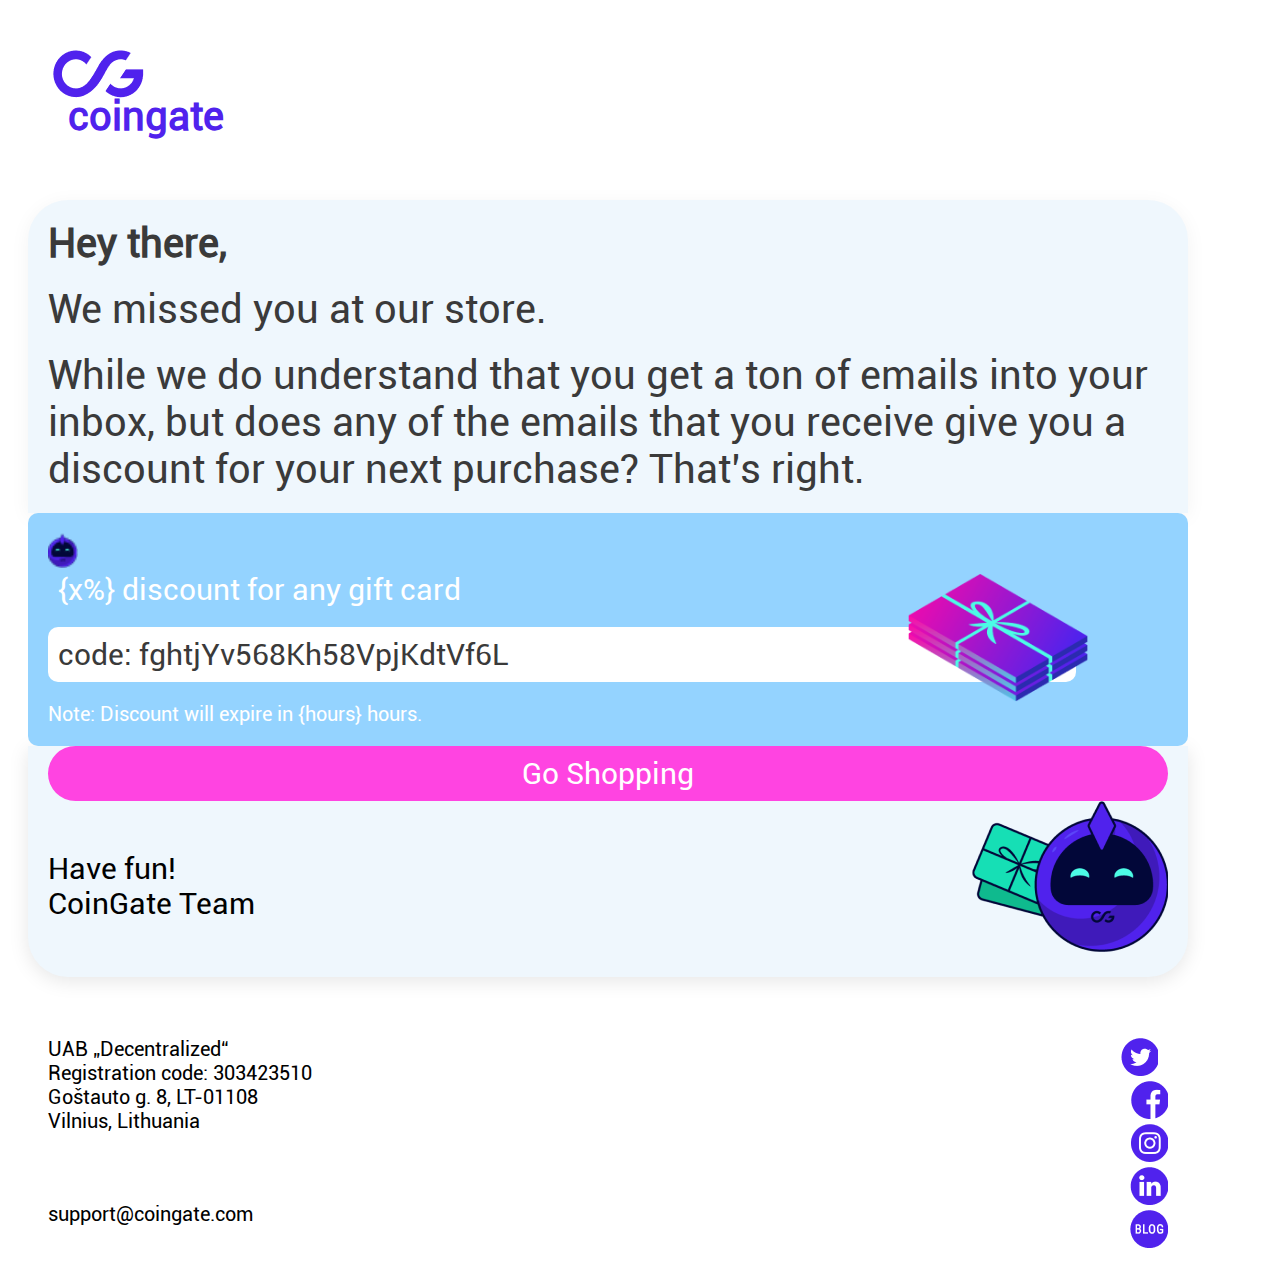
<file: page5/index.html>
<!DOCTYPE html>
<html lang="en">
    <head>
        <meta charset="UTF-8">
        <meta http-equiv="X-UA-Compatible" content="IE=edge">
        <meta name="viewport" content="width=device-width, initial-scale=1.0">
        <title>Coingate</title>

        
        <link href="https://cdn.jsdelivr.net/npm/bootstrap@5.1.3/dist/css/bootstrap.min.css" rel="stylesheet" integrity="
        sha384-1BmE4kWBq78iYhFldvKuhfTAU6auU8tT94WrHftjDbrCEXSU1oBoqyl2QvZ6jIW3" crossorigin="anonymous">
        <link rel="stylesheet" href="./assets/css/style.css">
        <link rel="stylesheet" href="./assets/css/screen.css">
        <link rel="stylesheet" href="./assets/css/common.css">
    </head>
    <body>

        <div class="container header-margin">
            <div class="main-padder">
                <div class="section-padder">
                    <div class="d-flex flex-row text-align-center justify-content-center">
                        <div>
                            <img src="./assets/images/coingate-logo.png" alt="coingate-logo" class="coingate-logo img-fluid">
                        </div>
                        <div class="coingate">
                            <b>coingate</b>
                        </div>
                    </div>
                </div>
            </div>
        </div>

        <div class="container p1s1">
            <div class="main-padder">
                <div class="section-padder s1bg-color">
                    <div class="to-the mt-3">
                        <b>Hey there,</b>
                    </div>
                    <br/>
                    <div class="to-the">
                        We missed you at our store.
                    </div>
                    <br/>
                    <div class="to-the">
                        While we do understand that you get a ton of emails into your inbox, but does any of the emails that you receive give you a discount for your next purchase? That’s right. 
                    </div>
                </div>
            </div>
        </div>

        <div class="container mg-top positive">
            <div class="main-padder">
                <div class="section-padder s2bg-color">
                    <div class="d-flex flex-row align-items-center">
                        <div class="">
                            <img src="./assets/images/lambo_10.png" alt="lambo" class="small-lambo">
                        </div>
                        <div class="five-percent">
                            {x%} discount for any gift card
                        </div>
                    </div>
                    <div class="first-promo">
                        code: fghtjYv568Kh58VpjKdtVf6L
                    </div>
                    <div class="posilute">
                        <img src="./assets/images/giftcards01@3x.png" alt="gift-card" class="gift-card">
                    </div>
                    <div class="will-expire">
                        Note: Discount will expire in {hours} hours.
                    </div>
                </div>
            </div>
        </div>

        <div class="container mg-top">
            <div class="main-padder">
                <div class="section-padder s3bg-color">
                    <div class="go-shop center-t mt-3">
                        Go Shopping
                    </div>
                    <div class="d-flex flex-row mt-5 gate-team">
                        <div class="have-fun">
                            <div class="d-flex">
                                Have fun!
                            </div>
                            <div class="d-flex">
                                CoinGate Team
                            </div>
                        </div>
                        <div class="lambo-cards">
                            <img src="./assets/images/lambo_cards101@3x.png" alt="lambo" class="lambo-cards">
                        </div>
                    </div>
                </div>
            </div>
        </div>

        <div class="container">
            <div class="main-padder">
                <div class="section-padder p1s4-footer">
                    <div class="p1s4-content">
                        <div class="uab">
                            UAB „Decentralized“
                            <br/>
                            Registration code: 	303423510
                            <br/>
                            Goštauto g. 8, LT-01108
                            <br/>
                            Vilnius, Lithuania
                        </div>
                        <div class="d-flex flex-row five-logo">
                            <div>
                                <img src="./assets/images/twitter@3x.png" alt="twitter" class="apps-logo">
                            </div>
                            <div class="app-logo">
                                <img src="./assets/images/facebook@3x.png" alt="facebook" class="apps-logo">
                            </div>
                            <div class="app-logo">
                                <img src="./assets/images/instagram@3x.png" alt="instagram" class="apps-logo">
                            </div>
                            <div class="app-logo">
                                <img src="./assets/images/linkedin@3x.png" alt="linked-in" class="apps-logo">
                            </div>
                            <div class="app-logo">
                                <img src="./assets/images/blog@3x.png" alt="blog" class="apps-logo">
                            </div>
                        </div>
                    </div>
                    <div class="d-flex justify-content-end supp-coin">
                        support@coingate.com
                    </div>
                </div>
            </div>
        </div>
        
        <script src="https://cdn.jsdelivr.net/npm/bootstrap@5.1.3/dist/js/bootstrap.bundle.min.js" integrity="
        sha384-ka7Sk0Gln4gmtz2MlQnikT1wXgYsOg+OMhuP+IlRH9sENBO0LRn5q+8nbTov4+1p" crossorigin="anonymous"></script>
    </body>
</html>
</file>
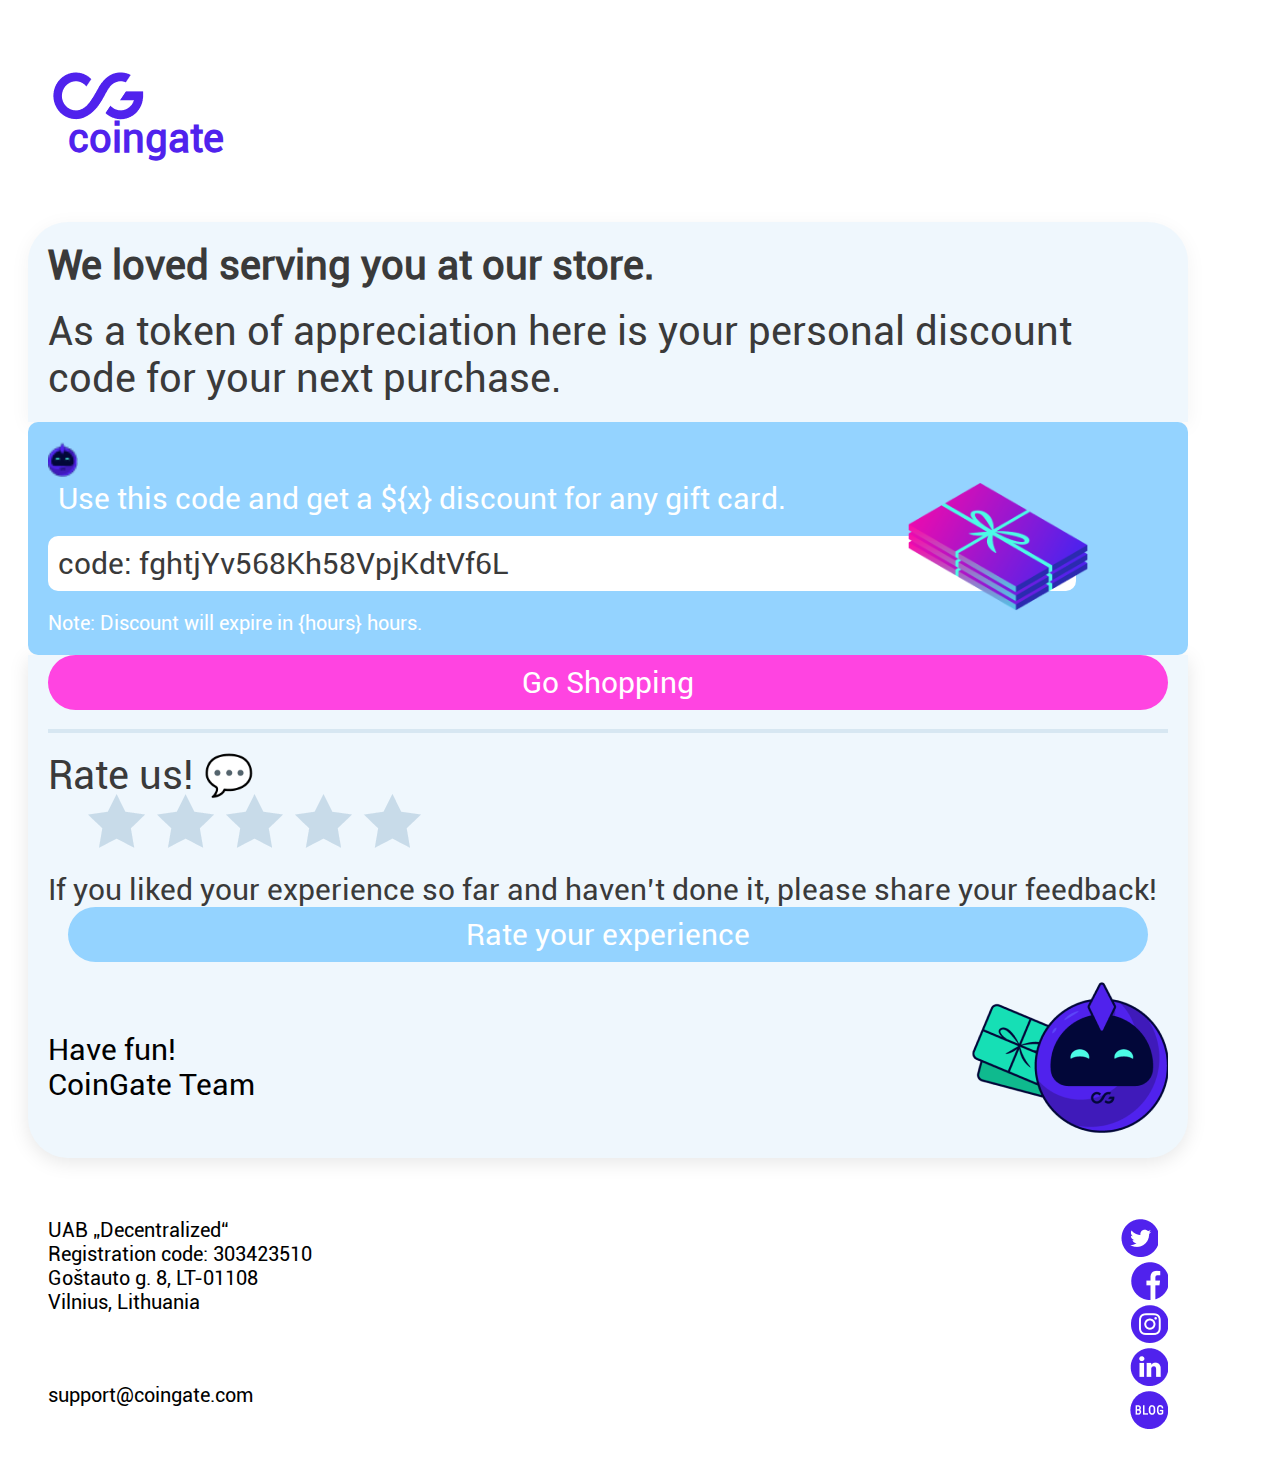
<file: page6/index.html>
<!DOCTYPE html>
<html lang="en">
    <head>
        <meta charset="UTF-8">
        <meta http-equiv="X-UA-Compatible" content="IE=edge">
        <meta name="viewport" content="width=device-width, initial-scale=1.0">
        <title>Coingate</title>

        
        <link href="https://cdn.jsdelivr.net/npm/bootstrap@5.1.3/dist/css/bootstrap.min.css" rel="stylesheet" integrity="
        sha384-1BmE4kWBq78iYhFldvKuhfTAU6auU8tT94WrHftjDbrCEXSU1oBoqyl2QvZ6jIW3" crossorigin="anonymous">
        <link rel="stylesheet" href="./assets/css/style.css">
        <link rel="stylesheet" href="./assets/css/screen.css">
        <link rel="stylesheet" href="./assets/css/common.css">
    </head>
    <body>

        <!-- Page-1-Header -->
        <div class="container header-margin">
            <div class="main-padder">
                <div class="section-padder">
                    <div class="d-flex flex-row text-align-center justify-content-center">
                        <div>
                            <img src="./assets/images/coingate-logo.png" alt="coingate-logo" class="coingate-logo img-fluid">
                        </div>
                        <div class="coingate">
                            <b>coingate</b>
                        </div>
                    </div>
                </div>
            </div>
        </div>

        <!-- Page-1-Section-1-Content -->
        <div class="container p1s1">
            <div class="main-padder">
                <div class="section-padder s1bg-color">
                    <div class="to-the mt-3">
                        <b>We loved serving you at our store.</b>
                    </div>
                    <br/>
                    <div class="to-the">
                        As a token of appreciation here is your personal discount code for your next purchase.
                    </div>
                </div>
            </div>
        </div>

        <!-- Page-1-Section-2-Content -->
        <div class="container mg-top positive">
            <div class="main-padder">
                <div class="section-padder s2bg-color">
                    <div class="d-flex flex-row align-items-center">
                        <div class="">
                            <img src="./assets/images/lambo_10.png" alt="lambo" class="small-lambo">
                        </div>
                        <div class="five-percent">
                            Use this code and get a ${x} discount for any gift card.
                        </div>
                    </div>
                    <div class="first-promo">
                        code: fghtjYv568Kh58VpjKdtVf6L
                    </div>
                    <div class="posilute">
                        <img src="./assets/images/giftcards01@3x.png" alt="gift-card" class="gift-card">
                    </div>
                    <div class="will-expire">
                        Note: Discount will expire in {hours} hours.
                    </div>
                </div>
            </div>
        </div>

        <!-- Page-1-Section-3-Content -->
        <div class="container mg-top">
            <div class="main-padder">
                <!-- <div class="section-padder s3bg-color-2">
                    <div class="go-shop center-t mt-3">
                        Go Shopping
                    </div>
                </div>
                <div class="line-alone">
                </div> -->
                <div class="section-padder s3bg-color">
                    <div class="">
                        <div class="go-shop center-t mt-3">
                            Go Shopping
                        </div>
                    </div>
                    <br/>
                    <div class="line-alone">
                    </div>
                    <br/>
                    <div class="d-flex flex-row align-items-center">
                        <div class="rate-us">
                            Rate us!  💬
                        </div>
                        <div class="fade-stars">
                            <img src="./assets/images/Group-4768@3x.png" alt="stars" class="img-fluid">
                        </div>
                        <div class="sm-fade-stars">
                            <img src="./assets/images/Group-4768.png" alt="stars" class="img-fluid">
                        </div>
                    </div>
                    <div class="you-liked">
                        If you liked your experience so far and haven’t done it, please share your feedback!
                    </div>
                    <div class="section-padder">
                        <div class="go-shop-cyan center-t mt-3">
                            Rate your experience
                        </div>
                    </div>
                    <div class="d-flex flex-row mt-5 gate-team">
                        <div class="have-fun">
                            <div class="d-flex">
                                Have fun!
                            </div>
                            <div class="d-flex">
                                CoinGate Team
                            </div>
                        </div>
                        <div class="lambo-cards">
                            <img src="./assets/images/lambo_cards101@3x.png" alt="lambo" class="lambo-cards">
                        </div>
                    </div>
                </div>
            </div>
        </div>

        <div class="container">
            <div class="main-padder">
                <div class="section-padder p1s4-footer">
                    <div class="p1s4-content">
                        <div class="uab">
                            UAB „Decentralized“
                            <br/>
                            Registration code: 	303423510
                            <br/>
                            Goštauto g. 8, LT-01108
                            <br/>
                            Vilnius, Lithuania
                        </div>
                        <div class="d-flex flex-row five-logo">
                            <div>
                                <img src="./assets/images/twitter@3x.png" alt="twitter" class="apps-logo">
                            </div>
                            <div class="app-logo">
                                <img src="./assets/images/facebook@3x.png" alt="facebook" class="apps-logo">
                            </div>
                            <div class="app-logo">
                                <img src="./assets/images/instagram@3x.png" alt="instagram" class="apps-logo">
                            </div>
                            <div class="app-logo">
                                <img src="./assets/images/linkedin@3x.png" alt="linked-in" class="apps-logo">
                            </div>
                            <div class="app-logo">
                                <img src="./assets/images/blog@3x.png" alt="blog" class="apps-logo">
                            </div>
                        </div>
                    </div>
                    <div class="d-flex justify-content-end supp-coin">
                        support@coingate.com
                    </div>
                </div>
            </div>
        </div>

        <script src="https://cdn.jsdelivr.net/npm/bootstrap@5.1.3/dist/js/bootstrap.bundle.min.js" integrity="
        sha384-ka7Sk0Gln4gmtz2MlQnikT1wXgYsOg+OMhuP+IlRH9sENBO0LRn5q+8nbTov4+1p" crossorigin="anonymous"></script>
    </body>
</html>
</file>
<file: page1/assets/css/style.css>
.coingate {
    color: #5022ED;
    font-size: 40px;
    margin-left: 20px;
    margin-top: -10px;
}
.to-the {
    color: #3A3A3A;
    font-size: 40px;
}
.to-the-1 {
    color: #3A3A3A;
    font-size: 40px;
}
.s1bg-color {
    background-color: #EFF7FD;
    border-top-left-radius: 40px;
    border-top-right-radius: 40px;
    box-shadow: 0px 4px 20px rgba(0, 0, 0, 5%);
}
.s2bg-color {
    background-color: #94D3FF;
    border-radius: 10px;
}
.mg-top {
    margin-top: -40px;
}
.five-percent {
    font-size: 30px;
    color: #fff;
    padding-left: 10px;
}
.lambo {
    width: 40px;
}
.small-lambo {
    width: 30px;
}
.gift-card {
    /* margin-top: -100px; */
    position: absolute;
    left: 860px;
    width: 180px;
    bottom: -20px;
}
.first-promo{
    padding: 10px;
    background-color: #fff;
    margin-top: 20px;
    font-size: 30px;
    border-radius: 10px;
    padding-left: 10px ;
    color: #3A3A3A;
    width: 90%;
}
.will-expire {
    font-size: 20px;
    color: #fff;
    margin-top: 20px;
}
.go-shop {
    padding: 10px;
    background-color: #FF44E1;
    font-size: 30px;
    border-radius: 30px;
    margin-top: -20px;
    color: #fff;
}
.positive {
    position: relative;
}
.posilute {
    position: absolute;
    display: flex;
    align-items: flex-end;
}
.speak-of {
    font-size: 30px;
    color: #3A3A3A;
}
.s3bg-color {
    background-color: #EFF7FD;
    border-bottom-left-radius: 0px;
    border-bottom-right-radius: 0px;
    box-shadow: 0px 4px 20px rgba(0, 0, 0, 5%);
}
.s3bg-color-v2 {
    background-color: #EFF7FD;
    border: 0px solid;
    border-bottom-left-radius: 40px;
    border-bottom-right-radius: 40px;
    box-shadow: 0px 4px 20px rgba(0, 0, 0, 5%);
    margin-top: -40px;
}
.sm-six-container {
    display: none;
}
.shop-world {
    font-size: 30px;
    color: #3A3A3A;
    margin-top: 10px;
}
.shop-world-2 {
    font-size: 30px;
    color: #3A3A3A;
    margin-top: 10px;
    padding-left: 5px;
}
.use-net {
    font-size: 30px;
    color: #3A3A3A;
}
.first-box {
    padding: 20px;
    background-color: #0DEACE;
    border-radius: 15px;
    z-index: 2;
}
.ecom {
    font-size: 30px;
    color: #fff;
    padding-left: 20px;
}
.second-box {
    padding: 25px;
    background-color: #FFF;
    border-radius: 15px;
    margin-left: -20px;
    z-index: 1;
    box-shadow: 0px 4px 20px rgba(0, 0, 0, 5%);
    width: 50%;
}
.second-box-sports {
    padding: 18px;
    background-color: #FFF;
    border-radius: 15px;
    margin-left: -20px;
    z-index: 1;
    box-shadow: 0px 4px 20px rgba(0, 0, 0, 5%);
    width: 50%;
}
.gate-team {
    display: flex;
    justify-content: space-between;
}
.have-fun {
    margin-top: 50px;
    font-size: 30px;
    color: #000;
}
.p1s4-content {
    display: flex;
    justify-content: space-between;
}
.supp-coin {
    margin-right: 10px;
    margin-top: -50px;
    color: #000;
    font-size: 20px;
}
.uab {
    color: #000;
    font-size: 20px;
}
.p1s4-footer {
    height: 200px;
}
.app-logo {
    padding-left: 10px;
}
.header-margin {
    margin-top: 30px;
}
.second-box {
    display: flex;
    justify-content: space-between !important;
}
.second-box-sports {
    display: flex;
    justify-content: space-between !important;
}



/* testing */
.first-rectangle {
    padding: 10px;
    background-color: #0DEACE;
    color: #fff;
    display: flex;
    border-radius: 10px;
    width: 100%;
    z-index: 2;
    text-align: center;
    align-items: center;
    /* justify-content: center; */
    
}
.bundle-3 {
    padding: 10px 10px 10px 40px;
    background-color: #fff;
    display: flex;
    justify-content: space-between;
    border-radius: 0px 10px 10px 0px;
    width: 100%;
    box-shadow: 0px 4px 20px rgba(0, 0, 0, 10%);
    margin-left: -20px;
    z-index: 1;
}
.ekomirs {
    font-size: 12px;
    padding-left: 5px !important;
}
</file>
<file: page1/assets/css/screen.css>
@media screen and (max-width: 1220px) {  
}

@media screen and (max-width: 1100px) {
    .gift-card {
        position: absolute;
        left: 770px;
        width: 170px;
        bottom: -20px;
    }
}

@media screen and (max-width: 1096px) {
}
@media screen and (max-width: 1000px) {
    .gift-card {
        position: absolute;
        left: 720px;
        width: 150px;
        bottom: -20px;
    }
}

@media screen and (max-width: 970px) {   
}
@media screen and (max-width: 900px) {
    .gift-card {
        position: absolute;
        left: 640px;
        width: 140px;
        bottom: -20px;
    }
}
@media screen and (max-width: 870px) {
    .gift-card {
        position: absolute;
        left: 610px;
        width: 140px;
        bottom: -20px;
    }
}

@media screen and (max-width: 800px) {
    .section-padder {
        padding: 20px 50px !important; 
    }
    .coingate-logo {
        width: 80%;
    }
    .p1s1 {
        margin-top: -20px;
    }
    .coingate {
        font-size: 35px;
        margin-left: 10px;
        margin-top: -10px;
    }
    .to-the {
        font-size: 25px;
    }
    .to-the-1 {
        font-size: 25px;
    }
    .five-percent {
        font-size: 25px;
    }
    .first-promo{
        padding: 10px;
        background-color: #fff;
        margin-top: 20px;
        font-size: 25px;
        border-radius: 10px;
        padding-left: 10px ;
        color: #3A3A3A;
    }
    .will-expire {
        font-size: 16px;
        color: #fff;
        margin-top: 20px;
    }
    .go-shop {
        padding: 10px;
        background-color: #FF44E1;
        font-size: 25px;
        border-radius: 30px;
        margin-top: -20px;
        color: #fff;
    }
    .speak-of {
        font-size: 25px;
        color: #3A3A3A;
    }
    .shop-world {
        font-size: 25px;
        color: #3A3A3A;
        margin-top: 10px;
    }
    .use-net {
        font-size: 25px;
        color: #3A3A3A;
    }
    .shop-world-2 {
        font-size: 25px;
        color: #3A3A3A;
        margin-top: 10px;
        padding-left: 5px;
    }
    .first-box-logo {
        width: 20%;
    }
    .first-box {
        padding: 10px;
        background-color: #0DEACE;
        border-radius: 15px;
        z-index: 2;
    }
    .ecom {
        font-size: 25px;
        color: #fff;
        padding-left: 10px;
    }
    .ebay {
        width: 100%;
    }
    .second-box {
        padding: 23px 25px;
        background-color: #FFF;
        border-radius: 15px;
        margin-left: -20px;
        z-index: 1;
        box-shadow: 0px 4px 20px rgba(0, 0, 0, 5%);
        width: 50%;
    }
    .second-box-sports {
        padding: 13px 25px;
        background-color: #FFF;
        border-radius: 15px;
        margin-left: -20px;
        z-index: 1;
        box-shadow: 0px 4px 20px rgba(0, 0, 0, 5%);
        width: 50%;
    }
    .have-fun {
        margin-top: 0px;
        font-size: 25px;
        color: #000;
        width: 100%;
    } 
    .lambo-cards {
        width: 50%;
    }
    .lambo-cards {
        width: 60%;
        margin-left: 30px;
        margin-top: -10px;
    }
    .uab {
        color: #000;
        font-size: 15px;
    }
    .apps-logo {
        width: 90%;
    }
    .gift-card {
        position: absolute;
        left: 500px;
        width: 130px;
        bottom: -20px;
    }
}

@media screen and (max-width: 720px) {
}

@media screen and (max-width: 700px) {
    .gift-card {
        position: absolute;
        left: 425px;
        width: 120px;
        bottom: -15px;
    }
}

@media screen and (max-width: 680px) {
    .coingate-logo {
        width: 70%;
    }
    .coingate {
        font-size: 30px;
        margin-left: 10px;
        margin-top: -10px;
    }
    .to-the {
        font-size: 20px;
    }
    .to-the-1 {
        font-size: 20px;
    }
    .five-percent {
        font-size: 20px;
    }
    .first-promo{
        padding: 10px;
        background-color: #fff;
        margin-top: 20px;
        font-size: 20px;
        border-radius: 10px;
        padding-left: 10px ;
        color: #3A3A3A;
    }
    .will-expire {
        font-size: 12px;
        color: #fff;
        margin-top: 20px;
    }
    .go-shop {
        padding: 10px;
        background-color: #FF44E1;
        font-size: 20px;
        border-radius: 30px;
        margin-top: -20px;
        color: #fff;
    }
    .speak-of {
        font-size: 20px;
        color: #3A3A3A;
    }
    .shop-world {
        font-size: 20px;
        color: #3A3A3A;
        margin-top: 10px;
    }
    .use-net {
        font-size: 20px;
        color: #3A3A3A;
    }
    .shop-world-2 {
        font-size: 20px;
        color: #3A3A3A;
        margin-top: 10px;
        padding-left: 5px;
    }
    .ecom {
        font-size: 20px;
        color: #fff;
        padding-left: 10px;
    }
    .have-fun {
        margin-top: -10px;
        font-size: 20px;
        color: #000;
        width: 100%;
    }
    .uab {
        color: #000;
        font-size: 12px;
    }
    .apps-logo {
        width: 70%;
        margin-left: -10px !important;
        padding-left: -25px !important;
    }
    .supp-coin {
        margin-right: 45px;
        margin-top: -40px;
        color: #000;
        font-size: 12px;
    }
    .app-logo {
        padding-left: -10px !important;
    }
    .second-box {
        padding: 14px 25px;
        background-color: #FFF;
        border-radius: 15px;
        margin-left: -20px;
        z-index: 1;
        box-shadow: 0px 4px 20px rgb(0 0 0 / 5%);
        width: 50%;
    }
    
}

@media screen and (max-width: 650px) {
    .gift-card {
        position: absolute;
        left: 370px;
        width: 120px;
        bottom: -15px;
    }
}
@media screen and (max-width: 600px) {
    .supp-coin {
        margin-right: 25px;
        margin-top: -40px;
        color: #000;
        font-size: 12px;
        padding-left: 20px;
    }
    .uab {
        color: #000;
        font-size: 12px;
    }
    .app-logo {
        padding-left: 0px;
    }
    .five-logo {
        padding-left: 50px;
    }
    .gift-card {
        position: absolute;
        left: 325px;
        width: 120px;
        bottom: -15px;
    }
}

@media screen and (max-width: 530px) {
    .gift-card {
        position: absolute;
        left: 280px;
        width: 100px;
        bottom: -10px;
    }
    
}

@media screen and (max-width: 500px) {
    .first-promo{
        padding: 10px;
        background-color: #fff;
        margin-top: 10px;
        font-size: 12px;
        border-radius: 10px;
        padding-left: 10px ;
        color: #3A3A3A;
    }
    .gift-card {
        position: absolute;
        left: 270px;
        width: 80px;
        bottom: -10px;
    }
    .six-container {
        display: none;
    }
    .sm-six-container {
        display: block;
    }
    
}

@media screen and (max-width: 450px) {
    .section-padder {
        padding: 20px 30px !important; 
    }
    .coingate {
        font-size: 25px;
        margin-left: -10px;
        margin-top: -5px;
    }
    .five-percent {
        font-size: 12px;
        padding-left: 0px !important;
    }
    .small-lambo {
        max-width: 70%;
    }
    .to-the {
        font-size: 12px;
    }
    .to-the-1 {
        font-size: 14px;
    }
    .first-promo{
        padding: 10px;
        background-color: #fff;
        margin-top: 10px;
        font-size: 12px;
        border-radius: 10px;
        padding-left: 10px ;
        color: #3A3A3A;
    }
    .will-expire {
        font-size: 8px;
        color: #fff;
        margin-top: 10px;
    }
    .go-shop {
        padding: 10px !important;
        background-color: #FF44E1;
        font-size: 12px;
        border-radius: 30px;
        margin-top: -20px;
        color: #fff;
    }
    .speak-of {
        font-size: 12px;
        color: #3A3A3A;
    }
    .shop-world {
        font-size: 12px;
        color: #3A3A3A;
        margin-top: 10px;
    }
    .use-net {
        font-size: 12px;
        color: #3A3A3A;
    }
    .shop-world-2 {
        font-size: 12px;
        color: #3A3A3A;
        margin-top: 10px;
        padding-left: 0px;
    }
    .three-logo {
        width: 70%;
    }
    .ecom {
        font-size: 12px;
        color: #fff;
        padding-left: 10px;
    }
    .second-box {
        padding: 7px 25px;
        background-color: #FFF;
        border-radius: 15px;
        margin-left: -20px;
        z-index: 1;
        box-shadow: 0px 4px 20px rgba(0, 0, 0, 5%);
        width: 100%;
    }
    .second-box-sports {
        padding: 7px 25px;
        background-color: #FFF;
        border-radius: 15px;
        margin-left: -20px;
        z-index: 1;
        box-shadow: 0px 4px 20px rgba(0, 0, 0, 5%);
        width: 100%;
    }
    .first-box{
        width: 50%;
    }
    .have-fun {
        margin-top: -20px;
        font-size: 12px;
        color: #000;
    }
    .lambo-cards {
        width: 50%;
        margin-left: 10px;
        margin-top: -10px;
    }
    .uab {
        color: #000;
        font-size: 8px;
        margin-top: -30px;
        width: 100%;
    }
    .supp-coin {
        margin-right: 11px;
        margin-top: -25px;
        color: #000;
        font-size: 8px;
        padding-left: 50px;
    }
    .apps-logo {
        width: 50%;
    }
    .five-logo {
        padding-left: 50px;
        margin-top: -30px;
        width: 200px;
    }
    .gift-card {
        position: absolute;
        left: 250px;
        width: 80px;
        bottom: -10px;
    }
    .p1s1 {
        margin-top: -45px;
    }
    .p1s4-footer {
        height: 50px;
    }
    .header-margin {
        margin-top: 20px;
    }
}
@media screen and (max-width: 415px) {
    .gift-card {
        position: absolute;
        left: 235px;
        width: 75px;
        bottom: -10px;
    }
    .supp-coin {
        margin-right: 5px;
        margin-top: -25px;
        color: #000;
        font-size: 8px;
        padding-left: 50px;
    }

}
@media screen and (max-width: 375px) {
    .gift-card {
        position: absolute;
        left: 195px;
        width: 75px;
        bottom: -7px;
    }
    .s2bg-color {
        background-color: #94D3FF;
        border-radius: 5px;
    }
    .s1bg-color {
        background-color: #EFF7FD;
        border-top-left-radius: 15px;
        border-top-right-radius: 15px;
        box-shadow: 0px 4px 20px rgb(0 0 0 / 5%);
    }
    .s3bg-color {
        background-color: #EFF7FD;
        border-bottom-left-radius: 0px;
        border-bottom-right-radius: 0px;
        box-shadow: 0px 4px 20px rgb(0 0 0 / 10%);
    }
    .s3bg-color-v2 {
        background-color: #EFF7FD;
        border: 0px solid;
        border-bottom-left-radius: 10px;
        border-bottom-right-radius: 10px;
        box-shadow: 0px 4px 20px rgba(0, 0, 0, 5%);
        margin-top: -40px;
    }
    .supp-coin {
        margin-right: 10px;
        margin-top: -25px;
        color: #000;
        font-size: 8px;
        padding-left: 50px;
    }
    .coingate-logo {
        width: 70%;
        margin-right: -40px;
    }
    .coingate {
        font-size: 20px;
        margin-left: -10px;
        margin-top: -5px;
    }
    .bundle-3 {
        padding: 10px 10px 10px 30px;
        background-color: #fff;
        display: flex;
        justify-content: space-between;
        border-radius: 0px 10px 10px 0px;
        width: 100%;
        box-shadow: 0px 4px 20px rgba(0, 0, 0, 10%);
        margin-left: -20px;
        z-index: 1;
    }
}
</file>
<file: page1/assets/css/common.css>
a {
    text-decoration: none;
}
@font-face {
    font-family: Roboto-Regular;
    src: url(../fonts/Roboto-Regular.ttf);
}
.ff-Roboto-Regular {
    font-family: "Roboto-Regular";
}
body {
    font-family: "Roboto-Regular";
}
.box-shadow {
    box-shadow: rgba(99, 99, 99, 0.2) 0 2px 8px 0;
}
.container {
    max-width: 1200px;
    padding: 0;
}

.border-test {
    border: 5px solid blue;
}

.main-padder, .section-padder {
    padding: 20px 20px; 
}
/* .section-padder {
    padding: 20px 80px; 
} */
.center-t {
    text-align: center;
}
@font-face {
    font-family: OpenSans-Bold;
    src: url(../font/OpenSans-Bold.ttf);
}
.ff-OpenSans-Bold {
    font-family: "OpenSans-Bold";
}
@font-face {
    font-family: Roboto-Regular;
    src: url(../fonts/Roboto-Regular.ttf);
}
.ff-Roboto-Regular {
    font-family: "Roboto-Regular";
}


/* Width */
.width-40-percent {
    width: 40%;
}
.width-45-percent {
    width: 45%;
}
.width-50-percent {
    width: 50%;
}
.width-55-percent {
    width: 55%;
}
.width-60-percent {
    width: 60%;
}
.width-65-percent {
    width: 65%;
}
.width-70-percent {
    width: 70%;
}
.width-75-percent {
    width: 75%;
}
.width-80-percent {
    width: 80%;
}
.width-85-percent {
    width: 85%;
}
.width-90-percent {
    width: 90%;
}
.width-95-percent {
    width: 95%;
}
.width-100-percent {
    width: 100%;
}
.px-5 {
    padding-right: 1rem !important;
    padding-left: 1rem !important;
}

/* Font Sizes */
.fs-50 {
    font-size: 50px;
}
.fs-45 {
    font-size: 45px;
}
.fs-26 {
    font-size: 26px;
}
.fs-20 {
    font-size: 20px;
}

/* Padding */
.no-padding-bottom {
    padding-bottom: 0px !important;
}
.padding-left-30 {
    padding-left: 30px;
}
.padding-left-10 {
    padding-left: 10px;
}
/* Border */
.no-border-right {
    border-right: 0px;
}

/* Margin */
.no-margin-bottom {
    margin-bottom: 0px;
}
</file>
<file: page2/assets/css/style.css>
.coingate {
    color: #5022ED;
    font-size: 40px;
    margin-left: 20px;
    margin-top: -10px;
}
.to-the {
    color: #3A3A3A;
    font-size: 40px;
}
.s1bg-color {
    background-color: #EFF7FD;
    border-top-left-radius: 40px;
    border-top-right-radius: 40px;
    box-shadow: 0px 4px 20px rgba(0, 0, 0, 5%);
}
.s2bg-color {
    background-color: #94D3FF;
    border-radius: 10px;
}
.mg-top {
    margin-top: -40px;
}
.five-percent {
    font-size: 30px;
    color: #fff;
    padding-left: 10px;
}
.lambo {
    width: 40px;
}
.gift-card {
    /* margin-top: -100px; */
    position: absolute;
    left: 860px;
    width: 180px;
    bottom: -20px;
}
.first-promo{
    padding: 10px;
    background-color: #fff;
    margin-top: 20px;
    font-size: 30px;
    border-radius: 10px;
    padding-left: 10px ;
    color: #3A3A3A;
    width: 90%;
}
.will-expire {
    font-size: 20px;
    color: #fff;
    margin-top: 20px;
}
.go-shop {
    padding: 10px;
    background-color: #FF44E1;
    font-size: 30px;
    border-radius: 30px;
    margin-top: -20px;
    color: #fff;
}
.positive {
    position: relative;
}
.posilute {
    position: absolute;
    display: flex;
    align-items: flex-end;
}
.speak-of {
    font-size: 30px;
    color: #3A3A3A;
}
.s3bg-color {
    background-color: #EFF7FD;
    border-bottom-left-radius: 40px;
    border-bottom-right-radius: 40px;
    box-shadow: 0px 4px 20px rgba(0, 0, 0, 10%);
}
.of-happy {
    font-size: 30px;
    color: #3A3A3A;
}

.verified {
    font-size: 20px;
    color: #A0A8BE;
    padding-left: 10px;
}
.five-star {
    display: flex;
    justify-content: space-between;
    align-items: center;
    padding: 20px 30px;
}
.star-container {
    background-color: #fff;
    box-shadow: 0px 4px 20px rgba(0, 0, 0, 10%);
    border-radius: 20px;
}
.star-container-2 {
    background-color: #fff;
    box-shadow: 0px 4px 20px rgba(0, 0, 0, 10%);
    border-radius: 20px;
}
.got-my {
    font-size: 30px;
    color: #3A3A3A;
    padding-left: 30px;
    padding-bottom: 20px;
    padding: 0px 30px 20px 30px;
}
.gate-team {
    display: flex;
    justify-content: space-between;
}
.have-fun {
    margin-top: 50px;
    font-size: 30px;
    color: #000;
}
.p1s4-content {
    display: flex;
    justify-content: space-between;
}
.supp-coin {
    margin-right: 10px;
    margin-top: -50px;
    color: #000;
    font-size: 20px;
}
.uab {
    color: #000;
    font-size: 20px;
}
.p1s4-footer {
    height: 200px;
}
.header-margin {
    margin-top: 30px;
}
.small-lambo {
    width: 30px;
}
</file>
<file: page2/assets/css/screen.css>
@media screen and (max-width: 1220px) {  
}

@media screen and (max-width: 1100px) {
    .gift-card {
        position: absolute;
        left: 770px;
        width: 170px;
        bottom: -20px;
    }
}

@media screen and (max-width: 1096px) {
}
@media screen and (max-width: 1000px) {
    .gift-card {
        position: absolute;
        left: 720px;
        width: 150px;
        bottom: -20px;
    }
}

@media screen and (max-width: 970px) {   
}
@media screen and (max-width: 900px) {
    .gift-card {
        position: absolute;
        left: 640px;
        width: 140px;
        bottom: -20px;
    }
}
@media screen and (max-width: 870px) {
    .gift-card {
        position: absolute;
        left: 610px;
        width: 140px;
        bottom: -20px;
    }
}

@media screen and (max-width: 800px) {
    
    .section-padder {
        padding: 20px 50px !important; 
    }
    .coingate-logo {
        width: 80%;
    }
    .p1s1 {
        margin-top: -20px;
    }
    .coingate {
        font-size: 35px;
        margin-left: 10px;
        margin-top: -10px;
    }
    .to-the {
        font-size: 25px;
    }
    .five-percent {
        font-size: 25px;
    }
    .first-promo{
        padding: 10px;
        background-color: #fff;
        margin-top: 20px;
        font-size: 25px;
        border-radius: 10px;
        padding-left: 10px ;
        color: #3A3A3A;
    }
    .will-expire {
        font-size: 16px;
        color: #fff;
        margin-top: 20px;
    }
    .go-shop {
        padding: 10px;
        background-color: #FF44E1;
        font-size: 25px;
        border-radius: 30px;
        margin-top: -20px;
        color: #fff;
    }
    .speak-of {
        font-size: 25px;
        color: #3A3A3A;
    }
    .shop-world {
        font-size: 25px;
        color: #3A3A3A;
        margin-top: 10px;
    }
    .use-net {
        font-size: 25px;
        color: #3A3A3A;
    }
    .shop-world-2 {
        font-size: 25px;
        color: #3A3A3A;
        margin-top: 10px;
        padding-left: 5px;
    }
    .first-box-logo {
        width: 20%;
    }
    .ecom {
        font-size: 25px;
        color: #fff;
        padding-left: 20px;
    }
    .ebay {
        width: 100%;
    }
    .second-box {
        padding: 30px 25px;
        background-color: #FFF;
        border-radius: 15px;
        margin-left: -20px;
        z-index: 1;
        box-shadow: 0px 4px 20px rgba(0, 0, 0, 5%);
        width: 50%;
    }
    .second-box-sports {
        padding: 20px 25px;
        background-color: #FFF;
        border-radius: 15px;
        margin-left: -20px;
        z-index: 1;
        box-shadow: 0px 4px 20px rgba(0, 0, 0, 5%);
        width: 50%;
    }
    .have-fun {
        margin-top: 0px;
        font-size: 25px;
        color: #000;
        width: 100%;
    } 
    .lambo-cards {
        width: 50%;
    }
    .lambo-cards {
        width: 60%;
        margin-left: 30px;
        margin-top: -10px;
    }
    .uab {
        color: #000;
        font-size: 15px;
    }
    .apps-logo {
        width: 90%;
    }
    .gift-card {
        position: absolute;
        left: 500px;
        width: 130px;
        bottom: -20px;
    }
    .got-my {
        font-size: 25px;
        color: #3A3A3A;
        padding-left: 30px;
        padding-bottom: 20px;
        padding: 0px 30px 20px 30px;
    }
    .of-happy {
        font-size: 25px;
        color: #3A3A3A;
    }
    .to-the {
        margin-top: -10px;
        margin-bottom: -30px;
    }
    
}

@media screen and (max-width: 720px) {
}

@media screen and (max-width: 700px) {
    .gift-card {
        position: absolute;
        left: 425px;
        width: 120px;
        bottom: -15px;
    }
}

@media screen and (max-width: 680px) {
    .coingate-logo {
        width: 70%;
    }
    .coingate {
        font-size: 30px;
        margin-left: 10px;
        margin-top: -10px;
    }
    .to-the {
        font-size: 20px;
    }
    .five-percent {
        font-size: 20px;
    }
    .first-promo{
        padding: 10px;
        background-color: #fff;
        margin-top: 20px;
        font-size: 20px;
        border-radius: 20px;
        padding-left: 10px ;
        color: #3A3A3A;
    }
    .will-expire {
        font-size: 12px;
        color: #fff;
        margin-top: 20px;
    }
    .go-shop {
        padding: 10px;
        background-color: #FF44E1;
        font-size: 20px;
        border-radius: 30px;
        margin-top: -20px;
        color: #fff;
    }
    .speak-of {
        font-size: 20px;
        color: #3A3A3A;
    }
    .shop-world {
        font-size: 20px;
        color: #3A3A3A;
        margin-top: 10px;
    }
    .use-net {
        font-size: 20px;
        color: #3A3A3A;
    }
    .shop-world-2 {
        font-size: 20px;
        color: #3A3A3A;
        margin-top: 10px;
        padding-left: 5px;
    }
    .ecom {
        font-size: 20px;
        color: #fff;
        padding-left: 20px;
    }
    .have-fun {
        margin-top: -10px;
        font-size: 20px;
        color: #000;
        width: 100%;
    }
    .uab {
        color: #000;
        font-size: 12px;
    }
    .apps-logo {
        width: 70%;
        margin-left: -10px !important;
        padding-left: -25px !important;
    }
    .supp-coin {
        margin-right: 45px;
        margin-top: -40px;
        color: #000;
        font-size: 12px;
    }
    .app-logo {
        padding-left: -10px !important;
    }
    .second-box {
        padding: 25px 25px;
        background-color: #FFF;
        border-radius: 15px;
        margin-left: -20px;
        z-index: 1;
        box-shadow: 0px 4px 20px rgb(0 0 0 / 5%);
        width: 50%;
    }
    .got-my {
        font-size: 20px;
        color: #3A3A3A;
        padding-left: 30px;
        padding-bottom: 20px;
        padding: 0px 30px 20px 30px;
    }
    .of-happy {
        font-size: 20px;
        color: #3A3A3A;
    }
    .verified {
        font-size: 14px;
        color: #A0A8BE;
        padding-left: 10px;
    }
}

@media screen and (max-width: 650px) {
    .gift-card {
        position: absolute;
        left: 370px;
        width: 120px;
        bottom: -15px;
    }
}
@media screen and (max-width: 600px) {
    .supp-coin {
        margin-right: 25px;
        margin-top: -40px;
        color: #000;
        font-size: 12px;
        padding-left: 20px;
    }
    .uab {
        color: #000;
        font-size: 12px;
    }
    .app-logo {
        padding-left: 0px;
    }
    .five-logo {
        padding-left: 50px;
    }
    .gift-card {
        position: absolute;
        left: 325px;
        width: 120px;
        bottom: -15px;
    }
}

@media screen and (max-width: 530px) {
    .gift-card {
        position: absolute;
        left: 280px;
        width: 100px;
        bottom: -10px;
    }
    
}

@media screen and (max-width: 500px) {
    .first-promo{
        padding: 10px;
        background-color: #fff;
        margin-top: 10px;
        font-size: 12px;
        border-radius: 10px;
        padding-left: 10px ;
        color: #3A3A3A;
    }
    .gift-card {
        position: absolute;
        left: 270px;
        width: 80px;
        bottom: -10px;
    }
    
}

@media screen and (max-width: 450px) {
    .section-padder {
        padding: 20px 30px !important; 
    }
    .coingate {
        font-size: 25px;
        margin-left: -10px;
        margin-top: -5px;
    }
    .five-percent {
        font-size: 12px;
        padding-left: 0px !important;
    }
    .small-lambo {
        max-width: 70%;
    }
    .to-the {
        font-size: 12px;
    }
    .first-promo{
        padding: 10px;
        background-color: #fff;
        margin-top: 10px;
        font-size: 12px;
        border-radius: 10px;
        padding-left: 10px ;
        color: #3A3A3A;
    }
    .will-expire {
        font-size: 8px;
        color: #fff;
        margin-top: 10px;
    }
    .go-shop {
        padding: 10px !important;
        background-color: #FF44E1;
        font-size: 12px;
        border-radius: 30px;
        margin-top: -20px;
        color: #fff;
    }
    .speak-of {
        font-size: 12px;
        color: #3A3A3A;
    }
    .shop-world {
        font-size: 12px;
        color: #3A3A3A;
        margin-top: 10px;
    }
    .use-net {
        font-size: 12px;
        color: #3A3A3A;
    }
    .shop-world-2 {
        font-size: 12px;
        color: #3A3A3A;
        margin-top: 10px;
        padding-left: 0px;
    }
    .three-logo {
        width: 70%;
    }
    .ecom {
        font-size: 12px;
        color: #fff;
        padding-left: 20px;
    }
    .second-box {
        padding: 17px 25px;
        background-color: #FFF;
        border-radius: 15px;
        margin-left: -20px;
        z-index: 1;
        box-shadow: 0px 4px 20px rgba(0, 0, 0, 5%);
        width: 100%;
    }
    .second-box-sports {
        padding: 17px 25px;
        background-color: #FFF;
        border-radius: 15px;
        margin-left: -20px;
        z-index: 1;
        box-shadow: 0px 4px 20px rgba(0, 0, 0, 5%);
        width: 100%;
    }
    .first-box{
        width: 50%;
    }
    .have-fun {
        margin-top: -20px;
        font-size: 12px;
        color: #000;
    }
    .lambo-cards {
        width: 50%;
        margin-left: 10px;
        margin-top: -10px;
    }
    .uab {
        color: #000;
        font-size: 8px;
        margin-top: -30px;
        width: 100%;
    }
    .supp-coin {
        margin-right: 5px;
        margin-top: -25px;
        color: #000;
        font-size: 8px;
        padding-left: 50px;
    }
    .apps-logo {
        width: 50%;
    }
    .five-logo {
        padding-left: 50px;
        margin-top: -30px;
        width: 200px;
    }
    .gift-card {
        position: absolute;
        left: 250px;
        width: 80px;
        bottom: -10px;
    }
    .p1s1 {
        margin-top: -45px;
    }
    .got-my {
        font-size: 12px;
        color: #3A3A3A;
        padding-left: 30px;
        padding-bottom: 20px;
        padding: 0px 20px 20px 20px;
    }
    .of-happy {
        font-size: 12px;
        color: #3A3A3A;
        margin-top: 20px !important;
        margin-bottom: -20px !important;
    }
    .verified {
        font-size: 8px;
        color: #A0A8BE;
        padding-left: 10px;
    }
    .checked {
        width: 50%;
        padding-left: 20px;
        margin-right: -8px;
    }
    .five-stars {
        width: 100px;
        height: 28px;
        
    }
    .star-container-2 {
        margin-top: -40px;
    }
    .p1s4-footer {
        height: 50px;
    }
    .header-margin {
        margin-top: 20px;
    }
    .five-star {
        display: flex;
        justify-content: space-between;
        align-items: center;
        padding: 20px 20px;
    }
}
@media screen and (max-width: 415px) {
    .gift-card {
        position: absolute;
        left: 235px;
        width: 75px;
        bottom: -10px;
    }
    .go-shop {
        margin-top: -0px !important;
    }

}
@media screen and (max-width: 375px) {
    .gift-card {
        position: absolute;
        left: 195px;
        width: 75px;
        bottom: -7px;
    }
    .s2bg-color {
        background-color: #94D3FF;
        border-radius: 5px;
    }
    .s1bg-color {
        background-color: #EFF7FD;
        border-top-left-radius: 15px;
        border-top-right-radius: 15px;
        box-shadow: 0px 4px 20px rgb(0 0 0 / 5%);
    }
    .s3bg-color {
        background-color: #EFF7FD;
        border-bottom-left-radius: 15px;
        border-bottom-right-radius: 15px;
        box-shadow: 0px 4px 20px rgb(0 0 0 / 10%);
    }
    .supp-coin {
        margin-right: 10px;
        margin-top: -25px;
        color: #000;
        font-size: 8px;
        padding-left: 50px;
    }
    .coingate-logo {
        width: 70%;
        margin-right: -40px;
    }
    .coingate {
        font-size: 20px;
        margin-left: -10px;
        margin-top: -5px;
    }

}
</file>
<file: page2/assets/css/common.css>
a {
    text-decoration: none;
}
.box-shadow {
    box-shadow: rgba(99, 99, 99, 0.2) 0 2px 8px 0;
}
.container {
    max-width: 1200px;
    padding: 0;
}
@font-face {
    font-family: Roboto-Regular;
    src: url(../fonts/Roboto-Regular.ttf);
}
.ff-Roboto-Regular {
    font-family: "Roboto-Regular";
}
body {
    font-family: "Roboto-Regular";
}
.border-test {
    border: 5px solid blue;
}

.main-padder, .section-padder {
    padding: 20px 20px; 
}
/* .section-padder {
    padding: 20px 80px; 
} */
.center-t {
    text-align: center;
}
@font-face {
    font-family: OpenSans-Bold;
    src: url(../font/OpenSans-Bold.ttf);
}
.ff-OpenSans-Bold {
    font-family: "OpenSans-Bold";
}


/* Width */
.width-40-percent {
    width: 40%;
}
.width-45-percent {
    width: 45%;
}
.width-50-percent {
    width: 50%;
}
.width-55-percent {
    width: 55%;
}
.width-60-percent {
    width: 60%;
}
.width-65-percent {
    width: 65%;
}
.width-70-percent {
    width: 70%;
}
.width-75-percent {
    width: 75%;
}
.width-80-percent {
    width: 80%;
}
.width-85-percent {
    width: 85%;
}
.width-90-percent {
    width: 90%;
}
.width-95-percent {
    width: 95%;
}
.width-100-percent {
    width: 100%;
}
.px-5 {
    padding-right: 1rem !important;
    padding-left: 1rem !important;
}

/* Font Sizes */
.fs-50 {
    font-size: 50px;
}
.fs-45 {
    font-size: 45px;
}
.fs-26 {
    font-size: 26px;
}
.fs-20 {
    font-size: 20px;
}

/* Padding */
.no-padding-bottom {
    padding-bottom: 0px !important;
}
.padding-left-30 {
    padding-left: 30px;
}
.padding-left-10 {
    padding-left: 10px;
}
/* Border */
.no-border-right {
    border-right: 0px;
}

/* Margin */
.no-margin-bottom {
    margin-bottom: 0px;
}
</file>
<file: page3/assets/css/style.css>
.coingate {
    color: #5022ED;
    font-size: 40px;
    margin-left: 20px;
    margin-top: -10px;
}
.to-the {
    color: #3A3A3A;
    font-size: 40px;
}
.s1bg-color {
    background-color: #EFF7FD;
    border-top-left-radius: 40px;
    border-top-right-radius: 40px;
    box-shadow: 0px 4px 20px rgba(0, 0, 0, 5%);
}
.order-container {
    background-color: #fff;
    padding: 40px;
    border-bottom: 1px solid #E4E9F0;
    box-shadow: 0px 4px 20px rgba(0, 0, 0, 5%); 
    border-radius: 10px;
}
.order-number {
    font-size: 25px;
    color: #425466;
}
.three-cards {
    font-size: 20px;
    color: #425466;
}
.order-boxes {
    padding: 30px 10px;
    align-items: center;
    justify-content: space-between;
}
.sm-container-order {
    margin-bottom: 50px;
}
.usd-apple {
    color: #4B546D;
    font-size: 25px;
}
.btcv {
    color: #5022ED;
    font-size: 20px;
    padding-top: 35px !important;
    font-weight: 500;
}
.redeem {
    padding-left: 20px !important;
}
.in-united {
    color: #4B546D;
    font-size: 20px;
}
.sm-rainbow-apple {
    display: none;
}
.total-order {
    padding: 30px;
    align-items: center;
    justify-content: space-between;
    font-size: 20px;
    color: #5022ED;
    font-weight: 500;
}
.go-shop {
    padding: 10px;
    background-color: #FF44E1;
    font-size: 30px;
    border-radius: 30px;
    margin-top: -20px;
    color: #fff;    
}

.gate-team {
    display: flex;
    justify-content: space-between;
}
.have-fun {
    margin-top: 50px;
    font-size: 30px;
    color: #000;
}
.p1s4-content {
    display: flex;
    justify-content: space-between;
}
.supp-coin {
    margin-right: 10px;
    margin-top: -50px;
    color: #000;
    font-size: 20px;
}
.uab {
    color: #000;
    font-size: 20px;
}
.p1s4-footer {
    height: 200px;
}
.app-logo {
    padding-left: 10px;
}
.header-margin {
    margin-top: 30px;
}
</file>
<file: page3/assets/css/screen.css>
@media screen and (max-width: 1220px) {  
}

@media screen and (max-width: 1096px) {
}

@media screen and (max-width: 970px) {   
}

@media screen and (max-width: 870px) {
}

@media screen and (max-width: 800px) {
    .section-padder {
        padding: 20px 50px !important; 
    }
    .to-the {
        font-size: 25px;
    }
    .coingate-logo {
        width: 80%;
    }
    .p1s1 {
        margin-top: -20px;
    }
    .coingate {
        font-size: 35px;
        margin-left: 10px;
        margin-top: -10px;
    }
    .order-number {
        font-size: 20px;
        color: #425466;
    }
    .usd-apple {
        font-size: 16px;
    }
    .in-united {
        font-size: 16px;
    }
    .times-one {
        font-size: 16px;
    }
    .btcv {
        font-size: 16px;
    }
    .three-cards {
        font-size: 16px;
        color: #425466;
    }
    .go-shop {
        padding: 10px;
        background-color: #FF44E1;
        font-size: 25px;
        border-radius: 30px;
        margin-top: -20px;
        color: #fff;    
    }
    .total-order {
        padding: 30px;
        align-items: center;
        justify-content: space-between;
        font-size: 16px;
        color: #5022ED;
    }
    .lambo-cards {
        width: 50%;
    }
    .lambo-cards {
        width: 60%;
        margin-left: 30px;
        margin-top: -10px;
    }
    .uab {
        color: #000;
        font-size: 15px;
    }
    .apps-logo {
        width: 90%;
    }
    .have-fun {
        margin-top: 0px;
        font-size: 25px;
        color: #000;
        width: 100%;
    } 
}

@media screen and (max-width: 720px) {
}

@media screen and (max-width: 700px) {
}

@media screen and (max-width: 680px) {
    .to-the {
        font-size: 20px;
    }
    .coingate-logo {
        width: 70%;
    }
    .coingate {
        font-size: 30px;
        margin-left: 10px;
        margin-top: -10px;
    }
    .order-number{
        font-size: 15px;
        color: #425466;
    }
    .usd-apple {
        font-size: 12px;
    }
    .in-united {
        font-size: 12px;
    }
    .times-one {
        font-size: 12px;
    }
    .btcv {
        font-size: 12px;
    }
    .three-cards {
        font-size: 12px;
        color: #425466;
    }
    .go-shop {
        padding: 10px;
        background-color: #FF44E1;
        font-size: 20px;
        border-radius: 30px;
        margin-top: -20px;
        color: #fff;    
    }
    .total-order {
        padding: 30px;
        align-items: center;
        justify-content: space-between;
        font-size: 12px;
        color: #5022ED;
    }
    .uab {
        color: #000;
        font-size: 12px;
    }
    .apps-logo {
        width: 70%;
        margin-left: -10px !important;
        padding-left: -25px !important;
    }
    .app-logo {
        padding-left: -10px !important;
    }
    .have-fun {
        margin-top: -10px;
        font-size: 20px;
        color: #000;
        width: 100%;
    }
    .supp-coin {
        margin-right: 45px;
        margin-top: -40px;
        color: #000;
        font-size: 12px;
    }
}

@media screen and (max-width: 600px) {
    .uab {
        color: #000;
        font-size: 12px;
    }
    .app-logo {
        padding-left: 0px;
    }
    .five-logo {
        padding-left: 50px;
    }
    .supp-coin {
        margin-right: 25px;
        margin-top: -40px;
        color: #000;
        font-size: 12px;
        padding-left: 20px;
    }
}

@media screen and (max-width: 500px) {
}

@media screen and (max-width: 450px) {
    .sm-rainbow-apple {
        display: block;
    }
    .rainbow-apple {
        display: none;
    }
    .order-container {
        background-color: #fff;
        padding: 20px;
        border-bottom: 1px solid #E4E9F0;
        box-shadow: 0px 4px 20px rgb(0 0 0 / 5%);
    }
    .section-padder {
        padding: 20px 30px !important; 
    }
    .to-the {
        font-size: 12px;
    }
    .coingate {
        font-size: 25px;
        margin-left: -10px;
        margin-top: -5px;
    }
    .order-number {
        font-size: 10px;
        color: #425466;
    }
    .usd-apple {
        font-size: 8px;
    }
    .in-united {
        font-size: 8px;
    }
    .times-one {
        font-size: 8px;
    }
    .order-boxes {
        padding: 10px !important;
    }
    .three-cards {
        font-size: 8px;
        color: #425466;
    }
    .btcv {
        font-size: 8px;
        padding-top: 5px !important;
    }
    .redeem {
        padding-left: 10px !important;
    }
    .sm-container-order {
        margin-bottom: 20px;
    }
    .go-shop {
        padding: 10px;
        background-color: #FF44E1;
        font-size: 12px;
        border-radius: 30px;
        margin-top: -20px;
        color: #fff;    
    }
    .total-order {
        padding: 30px;
        align-items: center;
        justify-content: space-between;
        font-size: 8px;
        color: #5022ED;
    }
    .p1s4-footer {
        height: 50px;
    }
    .lambo-cards {
        width: 50%;
        margin-left: 10px;
        margin-top: -10px;
    }
    .uab {
        color: #000;
        font-size: 8px;
        margin-top: -30px;
        width: 100%;
    }
    .apps-logo {
        width: 50%;
    }
    .five-logo {
        padding-left: 50px;
        margin-top: -30px;
        width: 200px;
    }
    .p1s4-footer {
        height: 50px;
    }
    .have-fun {
        margin-top: -20px;
        font-size: 12px;
        color: #000;
    }
    .supp-coin {
        margin-right: 11px;
        margin-top: -25px;
        color: #000;
        font-size: 8px;
        padding-left: 50px;
    }
    .header-margin {
        margin-top: 20px;
    }
    .p1s1 {
        margin-top: -45px;
    }
}
@media screen and (max-width: 415px) {
    .supp-coin {
        margin-right: 5px;
        margin-top: -25px;
        color: #000;
        font-size: 8px;
        padding-left: 50px;
    }
}
@media screen and (max-width: 375px) {
    .s1bg-color {
        background-color: #EFF7FD;
        border-top-left-radius: 15px;
        border-top-right-radius: 15px;
        box-shadow: 0px 4px 20px rgb(0 0 0 / 5%);
    }
    .s3bg-color {
        background-color: #EFF7FD;
        border-bottom-left-radius: 15px;
        border-bottom-right-radius: 15px;
        box-shadow: 0px 4px 20px rgb(0 0 0 / 10%);
    }
    .supp-coin {
        margin-right: 10px;
        margin-top: -25px;
        color: #000;
        font-size: 8px;
        padding-left: 50px;
    }
    .coingate-logo {
        width: 70%;
        margin-right: -40px;
    }
    .coingate {
        font-size: 20px;
        margin-left: -10px;
        margin-top: -5px;
    }
    .total-order {
        padding: 0px;
    }
}
</file>
<file: page3/assets/css/common.css>
a {
    text-decoration: none;
}
.box-shadow {
    box-shadow: rgba(99, 99, 99, 0.2) 0 2px 8px 0;
}
.container {
    max-width: 1200px;
    padding: 0;
}
@font-face {
    font-family: Roboto-Regular;
    src: url(../fonts/Roboto-Regular.ttf);
}
.ff-Roboto-Regular {
    font-family: "Roboto-Regular";
}
body {
    font-family: "Roboto-Regular";
}
.border-test {
    border: 5px solid blue;
}

.main-padder, .section-padder {
    padding: 20px 20px; 
}

.center-t {
    text-align: center;
}
@font-face {
    font-family: OpenSans-Bold;
    src: url(../font/OpenSans-Bold.ttf);
}
.ff-OpenSans-Bold {
    font-family: "OpenSans-Bold";
}


/* Width */
.width-40-percent {
    width: 40%;
}
.width-45-percent {
    width: 45%;
}
.width-50-percent {
    width: 50%;
}
.width-55-percent {
    width: 55%;
}
.width-60-percent {
    width: 60%;
}
.width-65-percent {
    width: 65%;
}
.width-70-percent {
    width: 70%;
}
.width-75-percent {
    width: 75%;
}
.width-80-percent {
    width: 80%;
}
.width-85-percent {
    width: 85%;
}
.width-90-percent {
    width: 90%;
}
.width-95-percent {
    width: 95%;
}
.width-100-percent {
    width: 100%;
}
.px-5 {
    padding-right: 1rem !important;
    padding-left: 1rem !important;
}

/* Font Sizes */
.fs-50 {
    font-size: 50px;
}
.fs-45 {
    font-size: 45px;
}
.fs-26 {
    font-size: 26px;
}
.fs-20 {
    font-size: 20px;
}

/* Padding */
.no-padding-bottom {
    padding-bottom: 0px !important;
}
.padding-left-30 {
    padding-left: 30px;
}
.padding-left-10 {
    padding-left: 10px;
}
/* Border */
.no-border-right {
    border-right: 0px;
}

/* Margin */
.no-margin-bottom {
    margin-bottom: 0px;
}
</file>
<file: page4/assets/css/style.css>
.coingate {
    color: #5022ED;
    font-size: 40px;
    margin-left: 20px;
    margin-top: -10px;
}
.to-the {
    color: #3A3A3A;
    font-size: 40px;
}
.s1bg-color {
    background-color: #EFF7FD;
    border-top-left-radius: 40px;
    border-top-right-radius: 40px;
    box-shadow: 0px 4px 20px rgba(0, 0, 0, 5%);
}
.order-container {
    background-color: #fff;
    padding: 40px;
    border-bottom: 1px solid #E4E9F0;
    box-shadow: 0px 4px 20px rgba(0, 0, 0, 5%); 
    border-radius: 10px;
}
.order-number {
    font-size: 25px;
    color: #425466;
}
.three-cards {
    font-size: 20px;
    color: #425466;
}
.order-boxes {
    padding: 30px 10px;
    align-items: center;
    justify-content: space-between;
}
.sm-container-order {
    margin-bottom: 50px;
}
.usd-apple {
    color: #4B546D;
    font-size: 25px;
}
.btcv {
    color: #5022ED;
    font-size: 20px;
    padding-top: 35px !important;
    font-weight: 500;
}
.redeem {
    padding-left: 20px !important;
}
.in-united {
    color: #4B546D;
    font-size: 20px;
}
.sm-rainbow-apple {
    display: none;
}
.total-order {
    padding: 30px;
    align-items: center;
    justify-content: space-between;
    font-size: 20px;
    color: #5022ED;
}
.go-shop {
    padding: 10px;
    background-color: #FF44E1;
    font-size: 30px;
    border-radius: 30px;
    margin-top: -20px;
    color: #fff;    
}

.gate-team {
    display: flex;
    justify-content: space-between;
}
.have-fun {
    margin-top: 50px;
    font-size: 30px;
    color: #000;
}
.p1s4-content {
    display: flex;
    justify-content: space-between;
}
.supp-coin {
    margin-right: 10px;
    margin-top: -50px;
    color: #000;
    font-size: 20px;
}
.uab {
    color: #000;
    font-size: 20px;
}
.p1s4-footer {
    height: 200px;
}
.app-logo {
    padding-left: 10px;
}
.header-margin {
    margin-top: 30px;
}
.speak-of {
    font-size: 30px;
    color: #3A3A3A;
}
.shop-world {
    font-size: 30px;
    color: #3A3A3A;
    margin-top: 10px;
}
.shop-world-2 {
    font-size: 30px;
    color: #3A3A3A;
    margin-top: 10px;
}
.use-net {
    font-size: 30px;
    color: #3A3A3A;
}
.three-logo {
    display: flex;
    align-items: center;
    justify-content: center;
    text-align: center;
    margin-top: 5px;
    padding-right: 10px;
}
</file>
<file: page4/assets/css/screen.css>
@media screen and (max-width: 1220px) {  
}

@media screen and (max-width: 1096px) {
}

@media screen and (max-width: 970px) {   
}

@media screen and (max-width: 870px) {
}

@media screen and (max-width: 800px) {
    .section-padder {
        padding: 20px 50px !important; 
    }
    .to-the {
        font-size: 25px;
    }
    .coingate-logo {
        width: 80%;
    }
    .p1s1 {
        margin-top: -20px;
    }
    .coingate {
        font-size: 35px;
        margin-left: 10px;
        margin-top: -10px;
    }
    .order-number {
        font-size: 20px;
        color: #425466;
    }
    .usd-apple {
        font-size: 16px;
    }
    .in-united {
        font-size: 16px;
    }
    .times-one {
        font-size: 16px;
    }
    .btcv {
        font-size: 16px;
    }
    .three-cards {
        font-size: 16px;
        color: #425466;
    }
    .go-shop {
        padding: 10px;
        background-color: #FF44E1;
        font-size: 25px;
        border-radius: 30px;
        margin-top: -20px;
        color: #fff;    
    }
    .total-order {
        padding: 30px;
        align-items: center;
        justify-content: space-between;
        font-size: 16px;
        color: #5022ED;
    }
    .lambo-cards {
        width: 50%;
    }
    .lambo-cards {
        width: 60%;
        margin-left: 30px;
        margin-top: -10px;
    }
    .uab {
        color: #000;
        font-size: 15px;
    }
    .apps-logo {
        width: 90%;
    }
    .have-fun {
        margin-top: 0px;
        font-size: 25px;
        color: #000;
        width: 100%;
    } 
    .speak-of {
        font-size: 25px;
        color: #3A3A3A;
    }
    .shop-world {
        font-size: 25px;
        color: #3A3A3A;
        margin-top: 10px;
    }
    .use-net {
        font-size: 25px;
        color: #3A3A3A;
    }
    .shop-world-2 {
        font-size: 25px;
        color: #3A3A3A;
        margin-top: 10px;
        padding-left: 5px;
    }
}

@media screen and (max-width: 720px) {
}

@media screen and (max-width: 700px) {
}

@media screen and (max-width: 680px) {
    .speak-of {
        font-size: 20px;
    }
    .to-the {
        font-size: 20px;
    }
    .coingate-logo {
        width: 70%;
    }
    .coingate {
        font-size: 30px;
        margin-left: 10px;
        margin-top: -10px;
    }
    .order-number{
        font-size: 15px;
        color: #425466;
    }
    .usd-apple {
        font-size: 12px;
    }
    .in-united {
        font-size: 12px;
    }
    .times-one {
        font-size: 12px;
    }
    .btcv {
        font-size: 12px;
    }
    .three-cards {
        font-size: 12px;
        color: #425466;
    }
    .go-shop {
        padding: 10px;
        background-color: #FF44E1;
        font-size: 20px;
        border-radius: 30px;
        margin-top: -20px;
        color: #fff;    
    }
    .total-order {
        padding: 30px;
        align-items: center;
        justify-content: space-between;
        font-size: 12px;
        color: #5022ED;
    }
    .uab {
        color: #000;
        font-size: 12px;
    }
    .apps-logo {
        width: 70%;
        margin-left: -10px !important;
        padding-left: -25px !important;
    }
    .app-logo {
        padding-left: -10px !important;
    }
    .have-fun {
        margin-top: -10px;
        font-size: 20px;
        color: #000;
        width: 100%;
    }
    .supp-coin {
        margin-right: 45px;
        margin-top: -40px;
        color: #000;
        font-size: 12px;
    }
    .shop-world {
        font-size: 20px;
        color: #3A3A3A;
        margin-top: 10px;
    }
    .use-net {
        font-size: 20px;
        color: #3A3A3A;
    }
    .shop-world-2 {
        font-size: 20px;
        color: #3A3A3A;
        margin-top: 10px;
        padding-left: 5px;
    }
}

@media screen and (max-width: 600px) {
    .uab {
        color: #000;
        font-size: 12px;
    }
    .app-logo {
        padding-left: 0px;
    }
    .five-logo {
        padding-left: 50px;
    }
    .supp-coin {
        margin-right: 25px;
        margin-top: -40px;
        color: #000;
        font-size: 12px;
        padding-left: 20px;
    }
}

@media screen and (max-width: 500px) {
}

@media screen and (max-width: 450px) {
    .speak-of {
        font-size: 12px;
        color: #3A3A3A;
    }
    .sm-rainbow-apple {
        display: block;
    }
    .rainbow-apple {
        display: none;
    }
    .order-container {
        background-color: #fff;
        padding: 20px;
        border-bottom: 1px solid #E4E9F0;
        box-shadow: 0px 4px 20px rgb(0 0 0 / 5%);
    }
    .section-padder {
        padding: 20px 30px !important; 
    }
    .to-the {
        font-size: 12px;
    }
    .coingate {
        font-size: 25px;
        margin-left: -10px;
        margin-top: -5px;
    }
    .order-number {
        font-size: 10px;
        color: #425466;
    }
    .usd-apple {
        font-size: 8px;
    }
    .in-united {
        font-size: 8px;
    }
    .times-one {
        font-size: 8px;
    }
    .order-boxes {
        padding: 10px !important;
    }
    .three-cards {
        font-size: 8px;
        color: #425466;
    }
    .btcv {
        font-size: 8px;
        padding-top: 5px !important;
    }
    .redeem {
        padding-left: 10px !important;
    }
    .sm-container-order {
        margin-bottom: 20px;
    }
    .go-shop {
        padding: 10px;
        background-color: #FF44E1;
        font-size: 12px;
        border-radius: 30px;
        margin-top: -20px;
        color: #fff;    
    }
    .total-order {
        padding: 30px;
        align-items: center;
        justify-content: space-between;
        font-size: 8px;
        color: #5022ED;
    }
    .p1s4-footer {
        height: 50px;
    }
    .lambo-cards {
        width: 50%;
        margin-left: 10px;
        margin-top: -10px;
    }
    .uab {
        color: #000;
        font-size: 8px;
        margin-top: -30px;
        width: 100%;
    }
    .apps-logo {
        width: 50%;
    }
    .five-logo {
        padding-left: 50px;
        margin-top: -30px;
        width: 200px;
    }
    .p1s4-footer {
        height: 50px;
    }
    .have-fun {
        margin-top: -20px;
        font-size: 12px;
        color: #000;
    }
    .supp-coin {
        margin-right: 11px;
        margin-top: -25px;
        color: #000;
        font-size: 8px;
        padding-left: 50px;
    }
    .shop-world {
        font-size: 12px;
        color: #3A3A3A;
        margin-top: 10px;
    }
    .use-net {
        font-size: 12px;
        color: #3A3A3A;
    }
    .shop-world-2 {
        font-size: 12px;
        color: #3A3A3A;
        margin-top: 10px;
        padding-left: 0px;
    }
    .header-margin {
        margin-top: 20px;
    }
    .p1s1 {
        margin-top: -45px;
    }
    .three-logo {
        display: flex;
        align-items: center;
        justify-content: center;
        text-align: center;
        margin-top: 5px;
        padding-right: 5px;
    }
}
@media screen and (max-width: 415px) {
    .supp-coin {
        margin-right: 5px;
        margin-top: -25px;
        color: #000;
        font-size: 8px;
        padding-left: 50px;
    }
}
@media screen and (max-width: 375px) {
    .s1bg-color {
        background-color: #EFF7FD;
        border-top-left-radius: 15px;
        border-top-right-radius: 15px;
        box-shadow: 0px 4px 20px rgb(0 0 0 / 5%);
    }
    .s3bg-color {
        background-color: #EFF7FD;
        border-bottom-left-radius: 15px;
        border-bottom-right-radius: 15px;
        box-shadow: 0px 4px 20px rgb(0 0 0 / 10%);
    }
    .supp-coin {
        margin-right: 10px;
        margin-top: -25px;
        color: #000;
        font-size: 8px;
        padding-left: 50px;
    }
    .coingate-logo {
        width: 70%;
        margin-right: -40px;
    }
    .coingate {
        font-size: 20px;
        margin-left: -10px;
        margin-top: -5px;
    }
    .total-order {
        padding: 0px;
    }
}
</file>
<file: page4/assets/css/common.css>
a {
    text-decoration: none;
}
.box-shadow {
    box-shadow: rgba(99, 99, 99, 0.2) 0 2px 8px 0;
}
.container {
    max-width: 1200px;
    padding: 0;
}

.border-test {
    border: 5px solid blue;
}

.main-padder, .section-padder {
    padding: 20px 20px; 
}
@font-face {
    font-family: Roboto-Regular;
    src: url(../fonts/Roboto-Regular.ttf);
}
.ff-Roboto-Regular {
    font-family: "Roboto-Regular";
}
body {
    font-family: "Roboto-Regular";
}
.center-t {
    text-align: center;
}
@font-face {
    font-family: OpenSans-Bold;
    src: url(../font/OpenSans-Bold.ttf);
}
.ff-OpenSans-Bold {
    font-family: "OpenSans-Bold";
}


/* Width */
.width-40-percent {
    width: 40%;
}
.width-45-percent {
    width: 45%;
}
.width-50-percent {
    width: 50%;
}
.width-55-percent {
    width: 55%;
}
.width-60-percent {
    width: 60%;
}
.width-65-percent {
    width: 65%;
}
.width-70-percent {
    width: 70%;
}
.width-75-percent {
    width: 75%;
}
.width-80-percent {
    width: 80%;
}
.width-85-percent {
    width: 85%;
}
.width-90-percent {
    width: 90%;
}
.width-95-percent {
    width: 95%;
}
.width-100-percent {
    width: 100%;
}
.px-5 {
    padding-right: 1rem !important;
    padding-left: 1rem !important;
}

/* Font Sizes */
.fs-50 {
    font-size: 50px;
}
.fs-45 {
    font-size: 45px;
}
.fs-26 {
    font-size: 26px;
}
.fs-20 {
    font-size: 20px;
}

/* Padding */
.no-padding-bottom {
    padding-bottom: 0px !important;
}
.padding-left-30 {
    padding-left: 30px;
}
.padding-left-10 {
    padding-left: 10px;
}
/* Border */
.no-border-right {
    border-right: 0px;
}

/* Margin */
.no-margin-bottom {
    margin-bottom: 0px;
}
</file>
<file: page5/assets/css/style.css>
.coingate {
    color: #5022ED;
    font-size: 40px;
    margin-left: 20px;
    margin-top: -10px;
}
.to-the {
    color: #3A3A3A;
    font-size: 40px;
}
.s1bg-color {
    background-color: #EFF7FD;
    border-top-left-radius: 40px;
    border-top-right-radius: 40px;
    box-shadow: 0px 4px 20px rgba(0, 0, 0, 5%);
}
.s2bg-color {
    background-color: #94D3FF;
    border-radius: 10px;
}
.mg-top {
    margin-top: -40px;
}
.five-percent {
    font-size: 30px;
    color: #fff;
    padding-left: 10px;
}
.lambo {
    width: 40px;
}
.gift-card {
    /* margin-top: -100px; */
    position: absolute;
    left: 860px;
    width: 180px;
    bottom: -20px;
}
.first-promo{
    padding: 10px;
    background-color: #fff;
    margin-top: 20px;
    font-size: 30px;
    border-radius: 10px;
    padding-left: 10px ;
    color: #3A3A3A;
    width: 90%;
}
.will-expire {
    font-size: 20px;
    color: #fff;
    margin-top: 20px;
}
.go-shop {
    padding: 10px;
    background-color: #FF44E1;
    font-size: 30px;
    border-radius: 30px;
    margin-top: -20px;
    color: #fff;
}
.positive {
    position: relative;
}
.posilute {
    position: absolute;
    display: flex;
    align-items: flex-end;
}
.s3bg-color {
    background-color: #EFF7FD;
    border-bottom-left-radius: 40px;
    border-bottom-right-radius: 40px;
    box-shadow: 0px 4px 20px rgba(0, 0, 0, 10%);
}
.have-fun {
    margin-top: 50px;
    font-size: 30px;
    color: #000;
}
.p1s4-content {
    display: flex;
    justify-content: space-between;
}
.supp-coin {
    margin-right: 10px;
    margin-top: -50px;
    color: #000;
    font-size: 20px;
}
.uab {
    color: #000;
    font-size: 20px;
}
.p1s4-footer {
    height: 200px;
}
.app-logo {
    padding-left: 10px;
}
.gate-team {
    display: flex;
    justify-content: space-between;
}
.small-lambo {
    width: 30px;
}
</file>
<file: page5/assets/css/screen.css>
@media screen and (max-width: 1220px) {  
}

@media screen and (max-width: 1100px) {
    .gift-card {
        position: absolute;
        left: 770px;
        width: 170px;
        bottom: -20px;
    }
}

@media screen and (max-width: 1096px) {
}
@media screen and (max-width: 1000px) {
    .gift-card {
        position: absolute;
        left: 720px;
        width: 150px;
        bottom: -20px;
    }
}

@media screen and (max-width: 970px) {   
}
@media screen and (max-width: 900px) {
    .gift-card {
        position: absolute;
        left: 640px;
        width: 140px;
        bottom: -20px;
    }
}
@media screen and (max-width: 870px) {
    .gift-card {
        position: absolute;
        left: 610px;
        width: 140px;
        bottom: -20px;
    }
}

@media screen and (max-width: 800px) {
    .section-padder {
        padding: 20px 50px !important; 
    }
    .coingate-logo {
        width: 80%;
    }
    .p1s1 {
        margin-top: -20px;
    }
    .coingate {
        font-size: 35px;
        margin-left: 10px;
        margin-top: -10px;
    }
    .to-the {
        font-size: 25px;
    }
    .five-percent {
        font-size: 25px;
    }
    .first-promo{
        padding: 10px;
        background-color: #fff;
        margin-top: 20px;
        font-size: 25px;
        border-radius: 10px;
        padding-left: 10px ;
        color: #3A3A3A;
    }
    .will-expire {
        font-size: 16px;
        color: #fff;
        margin-top: 20px;
    }
    .go-shop {
        padding: 10px;
        background-color: #FF44E1;
        font-size: 25px;
        border-radius: 30px;
        margin-top: -20px;
        color: #fff;
    }
    .speak-of {
        font-size: 25px;
        color: #3A3A3A;
    }
    .shop-world {
        font-size: 25px;
        color: #3A3A3A;
        margin-top: 10px;
    }
    .use-net {
        font-size: 25px;
        color: #3A3A3A;
    }
    .shop-world-2 {
        font-size: 25px;
        color: #3A3A3A;
        margin-top: 10px;
        padding-left: 5px;
    }
    .first-box-logo {
        width: 20%;
    }
    .first-box {
        padding: 10px;
        background-color: #0DEACE;
        border-radius: 15px;
        z-index: 2;
    }
    .ecom {
        font-size: 25px;
        color: #fff;
        padding-left: 10px;
    }
    .ebay {
        width: 100%;
    }
    .second-box {
        padding: 23px 25px;
        background-color: #FFF;
        border-radius: 15px;
        margin-left: -20px;
        z-index: 1;
        box-shadow: 0px 4px 20px rgba(0, 0, 0, 5%);
        width: 50%;
    }
    .second-box-sports {
        padding: 13px 25px;
        background-color: #FFF;
        border-radius: 15px;
        margin-left: -20px;
        z-index: 1;
        box-shadow: 0px 4px 20px rgba(0, 0, 0, 5%);
        width: 50%;
    }
    .have-fun {
        margin-top: 0px;
        font-size: 25px;
        color: #000;
        width: 100%;
    } 
    .lambo-cards {
        width: 50%;
    }
    .lambo-cards {
        width: 60%;
        margin-left: 30px;
        margin-top: -10px;
    }
    .uab {
        color: #000;
        font-size: 15px;
    }
    .apps-logo {
        width: 90%;
    }
    .gift-card {
        position: absolute;
        left: 500px;
        width: 130px;
        bottom: -20px;
    }
}

@media screen and (max-width: 720px) {
}

@media screen and (max-width: 700px) {
    .gift-card {
        position: absolute;
        left: 425px;
        width: 120px;
        bottom: -15px;
    }
}

@media screen and (max-width: 680px) {
    .coingate-logo {
        width: 70%;
    }
    .coingate {
        font-size: 30px;
        margin-left: 10px;
        margin-top: -10px;
    }
    .to-the {
        font-size: 20px;
    }
    .five-percent {
        font-size: 20px;
    }
    .first-promo{
        padding: 10px;
        background-color: #fff;
        margin-top: 20px;
        font-size: 20px;
        border-radius: 10px;
        padding-left: 10px ;
        color: #3A3A3A;
    }
    .will-expire {
        font-size: 12px;
        color: #fff;
        margin-top: 20px;
    }
    .go-shop {
        padding: 10px;
        background-color: #FF44E1;
        font-size: 20px;
        border-radius: 30px;
        margin-top: -20px;
        color: #fff;
    }
    .speak-of {
        font-size: 20px;
        color: #3A3A3A;
    }
    .shop-world {
        font-size: 20px;
        color: #3A3A3A;
        margin-top: 10px;
    }
    .use-net {
        font-size: 20px;
        color: #3A3A3A;
    }
    .shop-world-2 {
        font-size: 20px;
        color: #3A3A3A;
        margin-top: 10px;
        padding-left: 5px;
    }
    .ecom {
        font-size: 20px;
        color: #fff;
        padding-left: 10px;
    }
    .have-fun {
        margin-top: -10px;
        font-size: 20px;
        color: #000;
        width: 100%;
    }
    .uab {
        color: #000;
        font-size: 12px;
    }
    .apps-logo {
        width: 70%;
        margin-left: -10px !important;
        padding-left: -25px !important;
    }
    .supp-coin {
        margin-right: 45px;
        margin-top: -40px;
        color: #000;
        font-size: 12px;
    }
    .app-logo {
        padding-left: -10px !important;
    }
    .second-box {
        padding: 14px 25px;
        background-color: #FFF;
        border-radius: 15px;
        margin-left: -20px;
        z-index: 1;
        box-shadow: 0px 4px 20px rgb(0 0 0 / 5%);
        width: 50%;
    }
    
}

@media screen and (max-width: 650px) {
    .gift-card {
        position: absolute;
        left: 370px;
        width: 120px;
        bottom: -15px;
    }
}
@media screen and (max-width: 600px) {
    .supp-coin {
        margin-right: 25px;
        margin-top: -40px;
        color: #000;
        font-size: 12px;
        padding-left: 20px;
    }
    .uab {
        color: #000;
        font-size: 12px;
    }
    .app-logo {
        padding-left: 0px;
    }
    .five-logo {
        padding-left: 50px;
    }
    .gift-card {
        position: absolute;
        left: 325px;
        width: 120px;
        bottom: -15px;
    }
}

@media screen and (max-width: 530px) {
    .gift-card {
        position: absolute;
        left: 280px;
        width: 100px;
        bottom: -10px;
    }
    
}

@media screen and (max-width: 500px) {
    .first-promo{
        padding: 10px;
        background-color: #fff;
        margin-top: 10px;
        font-size: 12px;
        border-radius: 10px;
        padding-left: 10px ;
        color: #3A3A3A;
    }
    .gift-card {
        position: absolute;
        left: 270px;
        width: 80px;
        bottom: -10px;
    }
    
}

@media screen and (max-width: 450px) {
    .section-padder {
        padding: 20px 30px !important; 
    }
    .coingate {
        font-size: 25px;
        margin-left: -10px;
        margin-top: -5px;
    }
    .five-percent {
        font-size: 12px;
        padding-left: 0px !important;
    }
    .small-lambo {
        max-width: 70%;
    }
    .to-the {
        font-size: 12px;
    }
    .first-promo{
        padding: 10px;
        background-color: #fff;
        margin-top: 10px;
        font-size: 12px;
        border-radius: 10px;
        padding-left: 10px ;
        color: #3A3A3A;
    }
    .will-expire {
        font-size: 8px;
        color: #fff;
        margin-top: 10px;
    }
    .go-shop {
        padding: 10px !important;
        background-color: #FF44E1;
        font-size: 12px;
        border-radius: 30px;
        margin-top: -20px;
        color: #fff;
    }
    .speak-of {
        font-size: 12px;
        color: #3A3A3A;
    }
    .shop-world {
        font-size: 12px;
        color: #3A3A3A;
        margin-top: 10px;
    }
    .use-net {
        font-size: 12px;
        color: #3A3A3A;
    }
    .shop-world-2 {
        font-size: 12px;
        color: #3A3A3A;
        margin-top: 10px;
        padding-left: 0px;
    }
    .three-logo {
        width: 70%;
    }
    .ecom {
        font-size: 12px;
        color: #fff;
        padding-left: 10px;
    }
    .second-box {
        padding: 7px 25px;
        background-color: #FFF;
        border-radius: 15px;
        margin-left: -20px;
        z-index: 1;
        box-shadow: 0px 4px 20px rgba(0, 0, 0, 5%);
        width: 100%;
    }
    .second-box-sports {
        padding: 7px 25px;
        background-color: #FFF;
        border-radius: 15px;
        margin-left: -20px;
        z-index: 1;
        box-shadow: 0px 4px 20px rgba(0, 0, 0, 5%);
        width: 100%;
    }
    .first-box{
        width: 50%;
    }
    .have-fun {
        margin-top: -20px;
        font-size: 12px;
        color: #000;
    }
    .lambo-cards {
        width: 50%;
        margin-left: 10px;
        margin-top: -10px;
    }
    .uab {
        color: #000;
        font-size: 8px;
        margin-top: -30px;
        width: 100%;
    }
    .supp-coin {
        margin-right: 11px;
        margin-top: -25px;
        color: #000;
        font-size: 8px;
        padding-left: 50px;
    }
    .apps-logo {
        width: 50%;
    }
    .five-logo {
        padding-left: 50px;
        margin-top: -30px;
        width: 200px;
    }
    .gift-card {
        position: absolute;
        left: 250px;
        width: 80px;
        bottom: -10px;
    }
    .p1s1 {
        margin-top: -45px;
    }
    .p1s4-footer {
        height: 50px;
    }
    .header-margin {
        margin-top: 20px;
    }
}
@media screen and (max-width: 415px) {
    .gift-card {
        position: absolute;
        left: 235px;
        width: 75px;
        bottom: -10px;
    }
    .supp-coin {
        margin-right: 5px;
        margin-top: -25px;
        color: #000;
        font-size: 8px;
        padding-left: 50px;
    }

}
@media screen and (max-width: 375px) {
    .s2bg-color {
        background-color: #94D3FF;
        border-radius: 5px;
    }
    .gift-card {
        position: absolute;
        left: 195px;
        width: 75px;
        bottom: -7px;
    }
    .s1bg-color {
        background-color: #EFF7FD;
        border-top-left-radius: 15px;
        border-top-right-radius: 15px;
        box-shadow: 0px 4px 20px rgb(0 0 0 / 5%);
    }
    .s3bg-color {
        background-color: #EFF7FD;
        border-bottom-left-radius: 15px;
        border-bottom-right-radius: 15px;
        box-shadow: 0px 4px 20px rgb(0 0 0 / 10%);
    }
    .supp-coin {
        margin-right: 10px;
        margin-top: -25px;
        color: #000;
        font-size: 8px;
        padding-left: 50px;
    }
    .coingate-logo {
        width: 70%;
        margin-right: -40px;
    }
    .coingate {
        font-size: 20px;
        margin-left: -10px;
        margin-top: -5px;
    }
}
</file>
<file: page5/assets/css/common.css>
a {
    text-decoration: none;
}
.box-shadow {
    box-shadow: rgba(99, 99, 99, 0.2) 0 2px 8px 0;
}
.container {
    max-width: 1200px;
    padding: 0;
}
@font-face {
    font-family: Roboto-Regular;
    src: url(../fonts/Roboto-Regular.ttf);
}
.ff-Roboto-Regular {
    font-family: "Roboto-Regular";
}
body {
    font-family: "Roboto-Regular";
}
.border-test {
    border: 5px solid blue;
}

.main-padder, .section-padder {
    padding: 20px 20px; 
}

.center-t {
    text-align: center;
}
@font-face {
    font-family: OpenSans-Bold;
    src: url(../font/OpenSans-Bold.ttf);
}
.ff-OpenSans-Bold {
    font-family: "OpenSans-Bold";
}


/* Width */
.width-40-percent {
    width: 40%;
}
.width-45-percent {
    width: 45%;
}
.width-50-percent {
    width: 50%;
}
.width-55-percent {
    width: 55%;
}
.width-60-percent {
    width: 60%;
}
.width-65-percent {
    width: 65%;
}
.width-70-percent {
    width: 70%;
}
.width-75-percent {
    width: 75%;
}
.width-80-percent {
    width: 80%;
}
.width-85-percent {
    width: 85%;
}
.width-90-percent {
    width: 90%;
}
.width-95-percent {
    width: 95%;
}
.width-100-percent {
    width: 100%;
}
.px-5 {
    padding-right: 1rem !important;
    padding-left: 1rem !important;
}

/* Font Sizes */
.fs-50 {
    font-size: 50px;
}
.fs-45 {
    font-size: 45px;
}
.fs-26 {
    font-size: 26px;
}
.fs-20 {
    font-size: 20px;
}

/* Padding */
.no-padding-bottom {
    padding-bottom: 0px !important;
}
.padding-left-30 {
    padding-left: 30px;
}
.padding-left-10 {
    padding-left: 10px;
}
/* Border */
.no-border-right {
    border-right: 0px;
}

/* Margin */
.no-margin-bottom {
    margin-bottom: 0px;
}
</file>
<file: page6/assets/css/style.css>
.coingate {
    color: #5022ED;
    font-size: 40px;
    margin-left: 20px;
    margin-top: -10px;
}
.to-the {
    color: #3A3A3A;
    font-size: 40px;
}
.s1bg-color {
    background-color: #EFF7FD;
    border-top-left-radius: 40px;
    border-top-right-radius: 40px;
    box-shadow: 0px 4px 20px rgba(0, 0, 0, 5%);
}
.s2bg-color {
    background-color: #94D3FF;
    border-radius: 10px;
}
.mg-top {
    margin-top: -40px;
}
.five-percent {
    font-size: 30px;
    color: #fff;
    padding-left: 10px;
}
.lambo {
    width: 40px;
}
.gift-card {
    /* margin-top: -100px; */
    position: absolute;
    left: 860px;
    width: 180px;
    bottom: -20px;
}
.first-promo{
    padding: 10px;
    background-color: #fff;
    margin-top: 20px;
    font-size: 30px;
    border-radius: 10px;
    padding-left: 10px ;
    color: #3A3A3A;
    width: 90%;
}
.will-expire {
    font-size: 20px;
    color: #fff;
    margin-top: 20px;
}
.go-shop {
    padding: 10px;
    background-color: #FF44E1;
    font-size: 30px;
    border-radius: 30px;
    margin-top: -20px;
    color: #fff;
}
.positive {
    position: relative;
}
.posilute {
    position: absolute;
    display: flex;
    align-items: flex-end;
}
.speak-of {
    font-size: 30px;
    color: #3A3A3A;
}
.s3bg-color {
    background-color: #EFF7FD;
    border-bottom-left-radius: 40px;
    border-bottom-right-radius: 40px;
    box-shadow: 0px 4px 20px rgba(0, 0, 0, 10%);
}
.s3bg-color-2 {
    background-color: #EFF7FD;
    border-bottom-left-radius: 0px;
    border-bottom-right-radius: 0px;
    box-shadow: 0px 4px 20px rgba(0, 0, 0, 10%);
}
.shop-world {
    font-size: 30px;
    color: #3A3A3A;
    margin-top: 10px;
}
.shop-world-2 {
    font-size: 30px;
    color: #3A3A3A;
    margin-top: 10px;
    padding-left: 5px;
}
.use-net {
    font-size: 30px;
    color: #3A3A3A;
}
.first-box {
    padding: 20px;
    background-color: #0DEACE;
    border-radius: 15px;
    z-index: 2;
}
.ecom {
    font-size: 30px;
    color: #fff;
    padding-left: 20px;
}
.second-box {
    padding: 25px;
    background-color: #FFF;
    border-radius: 15px;
    margin-left: -20px;
    z-index: 1;
    box-shadow: 0px 4px 20px rgba(0, 0, 0, 5%);
    width: 50%;
}
.second-box-sports {
    padding: 18px;
    background-color: #FFF;
    border-radius: 15px;
    margin-left: -20px;
    z-index: 1;
    box-shadow: 0px 4px 20px rgba(0, 0, 0, 5%);
    width: 50%;
}
.gate-team {
    display: flex;
    justify-content: space-between;
}
.have-fun {
    margin-top: 50px;
    font-size: 30px;
    color: #000;
}
.p1s4-content {
    display: flex;
    justify-content: space-between;
}
.supp-coin {
    margin-right: 10px;
    margin-top: -50px;
    color: #000;
    font-size: 20px;
}
.uab {
    color: #000;
    font-size: 20px;
}
.p1s4-footer {
    height: 200px;
}
.app-logo {
    padding-left: 10px;
}
.header-margin {
    margin-top: 30px;
}
.line-alone {
    border: 2px solid #D7E7F2;
}
.rate-us {
    font-size: 40px;
    color: #3A3A3A;
}
.fade-stars {
    margin-left: 40px;
    margin-top: -5px !important;
}
.sm-fade-stars {
    display: none;
    margin-left: 40px;
    margin-top: -5px !important;
}
.you-liked {
    font-size: 30px;
    color: #3A3A3A; 
    margin-top: 20px;
}
.go-shop-cyan {
    padding: 10px;
    background-color: #94D3FF;
    font-size: 30px;
    border-radius: 30px;
    margin-top: -20px;
    color: #fff;
}
.s1bg-color-bottom {
    background-color: #EFF7FD;
    border-bottom-left-radius: 40px;
    border-bottom-right-radius: 40px;
    box-shadow: 0px 4px 20px rgba(0, 0, 0, 5%);
}
.small-lambo {
    width: 30px;
}
</file>
<file: page6/assets/css/screen.css>
@media screen and (max-width: 1220px) {  
}

@media screen and (max-width: 1100px) {
    .gift-card {
        position: absolute;
        left: 770px;
        width: 170px;
        bottom: -20px;
    }
}

@media screen and (max-width: 1096px) {
}
@media screen and (max-width: 1000px) {
    .gift-card {
        position: absolute;
        left: 720px;
        width: 150px;
        bottom: -20px;
    }
}

@media screen and (max-width: 970px) {   
}
@media screen and (max-width: 900px) {
    .gift-card {
        position: absolute;
        left: 640px;
        width: 140px;
        bottom: -20px;
    }
}
@media screen and (max-width: 870px) {
    .gift-card {
        position: absolute;
        left: 610px;
        width: 140px;
        bottom: -20px;
    }
}

@media screen and (max-width: 800px) {
    .section-padder {
        padding: 20px 50px !important; 
    }
    .coingate-logo {
        width: 80%;
    }
    .p1s1 {
        margin-top: -20px;
    }
    .coingate {
        font-size: 35px;
        margin-left: 10px;
        margin-top: -10px;
    }
    .to-the {
        font-size: 25px;
    }
    .five-percent {
        font-size: 25px;
    }
    .first-promo{
        padding: 10px;
        background-color: #fff;
        margin-top: 20px;
        font-size: 25px;
        border-radius: 10px;
        padding-left: 10px ;
        color: #3A3A3A;
    }
    .will-expire {
        font-size: 16px;
        color: #fff;
        margin-top: 20px;
    }
    .go-shop {
        padding: 10px;
        background-color: #FF44E1;
        font-size: 25px;
        border-radius: 30px;
        margin-top: -20px;
        color: #fff;
    }
    .go-shop-cyan {
        padding: 10px;
        background-color: #94D3FF;
        font-size: 25px;
        border-radius: 30px;
        margin-top: -20px;
        color: #fff;
    }
    .speak-of {
        font-size: 25px;
        color: #3A3A3A;
    }
    .shop-world {
        font-size: 25px;
        color: #3A3A3A;
        margin-top: 10px;
    }
    .use-net {
        font-size: 25px;
        color: #3A3A3A;
    }
    .shop-world-2 {
        font-size: 25px;
        color: #3A3A3A;
        margin-top: 10px;
        padding-left: 5px;
    }
    .first-box-logo {
        width: 20%;
    }
    .first-box {
        padding: 10px;
        background-color: #0DEACE;
        border-radius: 15px;
        z-index: 2;
    }
    .ecom {
        font-size: 25px;
        color: #fff;
        padding-left: 10px;
    }
    .ebay {
        width: 100%;
    }
    .second-box {
        padding: 23px 25px;
        background-color: #FFF;
        border-radius: 15px;
        margin-left: -20px;
        z-index: 1;
        box-shadow: 0px 4px 20px rgba(0, 0, 0, 5%);
        width: 50%;
    }
    .second-box-sports {
        padding: 13px 25px;
        background-color: #FFF;
        border-radius: 15px;
        margin-left: -20px;
        z-index: 1;
        box-shadow: 0px 4px 20px rgba(0, 0, 0, 5%);
        width: 50%;
    }
    .have-fun {
        margin-top: 0px;
        font-size: 25px;
        color: #000;
        width: 100%;
    } 
    .lambo-cards {
        width: 50%;
    }
    .lambo-cards {
        width: 60%;
        margin-left: 30px;
        margin-top: -10px;
    }
    .uab {
        color: #000;
        font-size: 15px;
    }
    .apps-logo {
        width: 90%;
    }
    .gift-card {
        position: absolute;
        left: 500px;
        width: 130px;
        bottom: -20px;
    }
    .you-liked {
        font-size: 25px;
    }
    .rate-us {
        font-size: 25px;
        color: #3A3A3A;
    }
}

@media screen and (max-width: 720px) {
}

@media screen and (max-width: 700px) {
    .gift-card {
        position: absolute;
        left: 425px;
        width: 120px;
        bottom: -15px;
    }
}

@media screen and (max-width: 680px) {
    .coingate-logo {
        width: 70%;
    }
    .coingate {
        font-size: 30px;
        margin-left: 10px;
        margin-top: -10px;
    }
    .to-the {
        font-size: 20px;
    }
    .five-percent {
        font-size: 20px;
    }
    .first-promo{
        padding: 10px;
        background-color: #fff;
        margin-top: 20px;
        font-size: 20px;
        border-radius: 10px;
        padding-left: 10px ;
        color: #3A3A3A;
    }
    .will-expire {
        font-size: 12px;
        color: #fff;
        margin-top: 20px;
    }
    .go-shop {
        padding: 10px;
        background-color: #FF44E1;
        font-size: 20px;
        border-radius: 30px;
        margin-top: -20px;
        color: #fff;
    }
    .go-shop-cyan {
        padding: 10px;
        background-color: #94D3FF;
        font-size: 20px;
        border-radius: 30px;
        margin-top: -20px;
        color: #fff;
    }
    .speak-of {
        font-size: 20px;
        color: #3A3A3A;
    }
    .shop-world {
        font-size: 20px;
        color: #3A3A3A;
        margin-top: 10px;
    }
    .use-net {
        font-size: 20px;
        color: #3A3A3A;
    }
    .shop-world-2 {
        font-size: 20px;
        color: #3A3A3A;
        margin-top: 10px;
        padding-left: 5px;
    }
    .ecom {
        font-size: 20px;
        color: #fff;
        padding-left: 10px;
    }
    .have-fun {
        margin-top: -10px;
        font-size: 20px;
        color: #000;
        width: 100%;
    }
    .uab {
        color: #000;
        font-size: 12px;
    }
    .apps-logo {
        width: 70%;
        margin-left: -10px !important;
        padding-left: -25px !important;
    }
    .supp-coin {
        margin-right: 45px;
        margin-top: -40px;
        color: #000;
        font-size: 12px;
    }
    .app-logo {
        padding-left: -10px !important;
    }
    .second-box {
        padding: 14px 25px;
        background-color: #FFF;
        border-radius: 15px;
        margin-left: -20px;
        z-index: 1;
        box-shadow: 0px 4px 20px rgb(0 0 0 / 5%);
        width: 50%;
    }
    .you-liked {
        font-size: 20px;
    }
    .rate-us {
        font-size: 20px;
        color: #3A3A3A;
    }
}

@media screen and (max-width: 650px) {
    .gift-card {
        position: absolute;
        left: 370px;
        width: 120px;
        bottom: -15px;
    }
}
@media screen and (max-width: 600px) {
    .supp-coin {
        margin-right: 25px;
        margin-top: -40px;
        color: #000;
        font-size: 12px;
        padding-left: 20px;
    }
    .uab {
        color: #000;
        font-size: 12px;
    }
    .app-logo {
        padding-left: 0px;
    }
    .five-logo {
        padding-left: 50px;
    }
    .gift-card {
        position: absolute;
        left: 325px;
        width: 120px;
        bottom: -15px;
    }
}

@media screen and (max-width: 530px) {
    .gift-card {
        position: absolute;
        left: 280px;
        width: 100px;
        bottom: -10px;
    }
    
}

@media screen and (max-width: 500px) {
    .first-promo{
        padding: 10px;
        background-color: #fff;
        margin-top: 10px;
        font-size: 12px;
        border-radius: 10px;
        padding-left: 10px ;
        color: #3A3A3A;
    }
    .gift-card {
        position: absolute;
        left: 270px;
        width: 80px;
        bottom: -10px;
    }
    
}

@media screen and (max-width: 450px) {
    .section-padder {
        padding: 20px 30px !important; 
    }
    .coingate {
        font-size: 25px;
        margin-left: -10px;
        margin-top: -5px;
    }
    .five-percent {
        font-size: 12px;
        padding-left: 0px !important;
    }
    .small-lambo {
        max-width: 70%;
    }
    .to-the {
        font-size: 12px;
    }
    .first-promo{
        padding: 10px;
        background-color: #fff;
        margin-top: 10px;
        font-size: 12px;
        border-radius: 10px;
        padding-left: 10px ;
        color: #3A3A3A;
    }
    .will-expire {
        font-size: 8px;
        color: #fff;
        margin-top: 10px;
    }
    .go-shop {
        padding: 10px !important;
        background-color: #FF44E1;
        font-size: 12px;
        border-radius: 30px;
        margin-top: -20px;
        color: #fff;
    }
    .go-shop-cyan {
        padding: 10px;
        background-color: #94D3FF;
        font-size: 12px;
        border-radius: 30px;
        margin-top: -20px;
        color: #fff;
    }
    .speak-of {
        font-size: 12px;
        color: #3A3A3A;
    }
    .shop-world {
        font-size: 12px;
        color: #3A3A3A;
        margin-top: 10px;
    }
    .use-net {
        font-size: 12px;
        color: #3A3A3A;
    }
    .shop-world-2 {
        font-size: 12px;
        color: #3A3A3A;
        margin-top: 10px;
        padding-left: 0px;
    }
    .three-logo {
        width: 70%;
    }
    .ecom {
        font-size: 12px;
        color: #fff;
        padding-left: 10px;
    }
    .second-box {
        padding: 7px 25px;
        background-color: #FFF;
        border-radius: 15px;
        margin-left: -20px;
        z-index: 1;
        box-shadow: 0px 4px 20px rgba(0, 0, 0, 5%);
        width: 100%;
    }
    .second-box-sports {
        padding: 7px 25px;
        background-color: #FFF;
        border-radius: 15px;
        margin-left: -20px;
        z-index: 1;
        box-shadow: 0px 4px 20px rgba(0, 0, 0, 5%);
        width: 100%;
    }
    .first-box{
        width: 50%;
    }
    .have-fun {
        margin-top: -20px;
        font-size: 12px;
        color: #000;
    }
    .lambo-cards {
        width: 50%;
        margin-left: 10px;
        margin-top: -10px;
    }
    .uab {
        color: #000;
        font-size: 8px;
        margin-top: -30px;
        width: 100%;
    }
    .supp-coin {
        margin-right: 11px;
        margin-top: -25px;
        color: #000;
        font-size: 8px;
        padding-left: 50px;
    }
    .apps-logo {
        width: 50%;
    }
    .five-logo {
        padding-left: 50px;
        margin-top: -30px;
        width: 200px;
    }
    .gift-card {
        position: absolute;
        left: 250px;
        width: 80px;
        bottom: -10px;
    }
    .p1s1 {
        margin-top: -45px;
    }
    .p1s4-footer {
        height: 50px;
    }
    .header-margin {
        margin-top: 20px;
    }
    .you-liked {
        font-size: 15px;
    }
    .rate-us {
        font-size: 12px;
        color: #3A3A3A;
    }
    .sm-fade-stars {
        display: block;
        margin-left: 10px;
    }
    .fade-stars {
        display: none;
    }
}
@media screen and (max-width: 415px) {
    .gift-card {
        position: absolute;
        left: 235px;
        width: 75px;
        bottom: -10px;
    }
    .supp-coin {
        margin-right: 5px;
        margin-top: -25px;
        color: #000;
        font-size: 8px;
        padding-left: 50px;
    }

}
@media screen and (max-width: 375px) {
    .gift-card {
        position: absolute;
        left: 195px;
        width: 75px;
        bottom: -7px;
    }
    .s2bg-color {
        background-color: #94D3FF;
        border-radius: 5px;
    }
    .s1bg-color {
        background-color: #EFF7FD;
        border-top-left-radius: 15px;
        border-top-right-radius: 15px;
        box-shadow: 0px 4px 20px rgb(0 0 0 / 5%);
    }
    .s3bg-color {
        background-color: #EFF7FD;
        border-bottom-left-radius: 0px;
        border-bottom-right-radius: 0px;
        box-shadow: 0px 4px 20px rgb(0 0 0 / 10%);
        margin-top: -15px;
    }
    .you-liked {
        font-size: 12px;
    }
    .supp-coin {
        margin-right: 10px;
        margin-top: -25px;
        color: #000;
        font-size: 8px;
        padding-left: 50px;
    }
    .coingate-logo {
        width: 70%;
        margin-right: -40px;
    }
    .coingate {
        font-size: 20px;
        margin-left: -10px;
        margin-top: -5px;
    }
}
</file>
<file: page6/assets/css/common.css>
a {
    text-decoration: none;
}
.box-shadow {
    box-shadow: rgba(99, 99, 99, 0.2) 0 2px 8px 0;
}
.container {
    max-width: 1200px;
    padding: 0;
}
@font-face {
    font-family: Roboto-Regular;
    src: url(../fonts/Roboto-Regular.ttf);
}
.ff-Roboto-Regular {
    font-family: "Roboto-Regular";
}
body {
    font-family: "Roboto-Regular";
}
.border-test {
    border: 5px solid blue;
}

.main-padder, .section-padder {
    padding: 20px 20px; 
}
/* .section-padder {
    padding: 20px 80px; 
} */
.center-t {
    text-align: center;
}
@font-face {
    font-family: OpenSans-Bold;
    src: url(../font/OpenSans-Bold.ttf);
}
.ff-OpenSans-Bold {
    font-family: "OpenSans-Bold";
}


/* Width */
.width-40-percent {
    width: 40%;
}
.width-45-percent {
    width: 45%;
}
.width-50-percent {
    width: 50%;
}
.width-55-percent {
    width: 55%;
}
.width-60-percent {
    width: 60%;
}
.width-65-percent {
    width: 65%;
}
.width-70-percent {
    width: 70%;
}
.width-75-percent {
    width: 75%;
}
.width-80-percent {
    width: 80%;
}
.width-85-percent {
    width: 85%;
}
.width-90-percent {
    width: 90%;
}
.width-95-percent {
    width: 95%;
}
.width-100-percent {
    width: 100%;
}
.px-5 {
    padding-right: 1rem !important;
    padding-left: 1rem !important;
}

/* Font Sizes */
.fs-50 {
    font-size: 50px;
}
.fs-45 {
    font-size: 45px;
}
.fs-26 {
    font-size: 26px;
}
.fs-20 {
    font-size: 20px;
}

/* Padding */
.no-padding-bottom {
    padding-bottom: 0px !important;
}
.padding-left-30 {
    padding-left: 30px;
}
.padding-left-10 {
    padding-left: 10px;
}
/* Border */
.no-border-right {
    border-right: 0px;
}

/* Margin */
.no-margin-bottom {
    margin-bottom: 0px;
}
</file>
